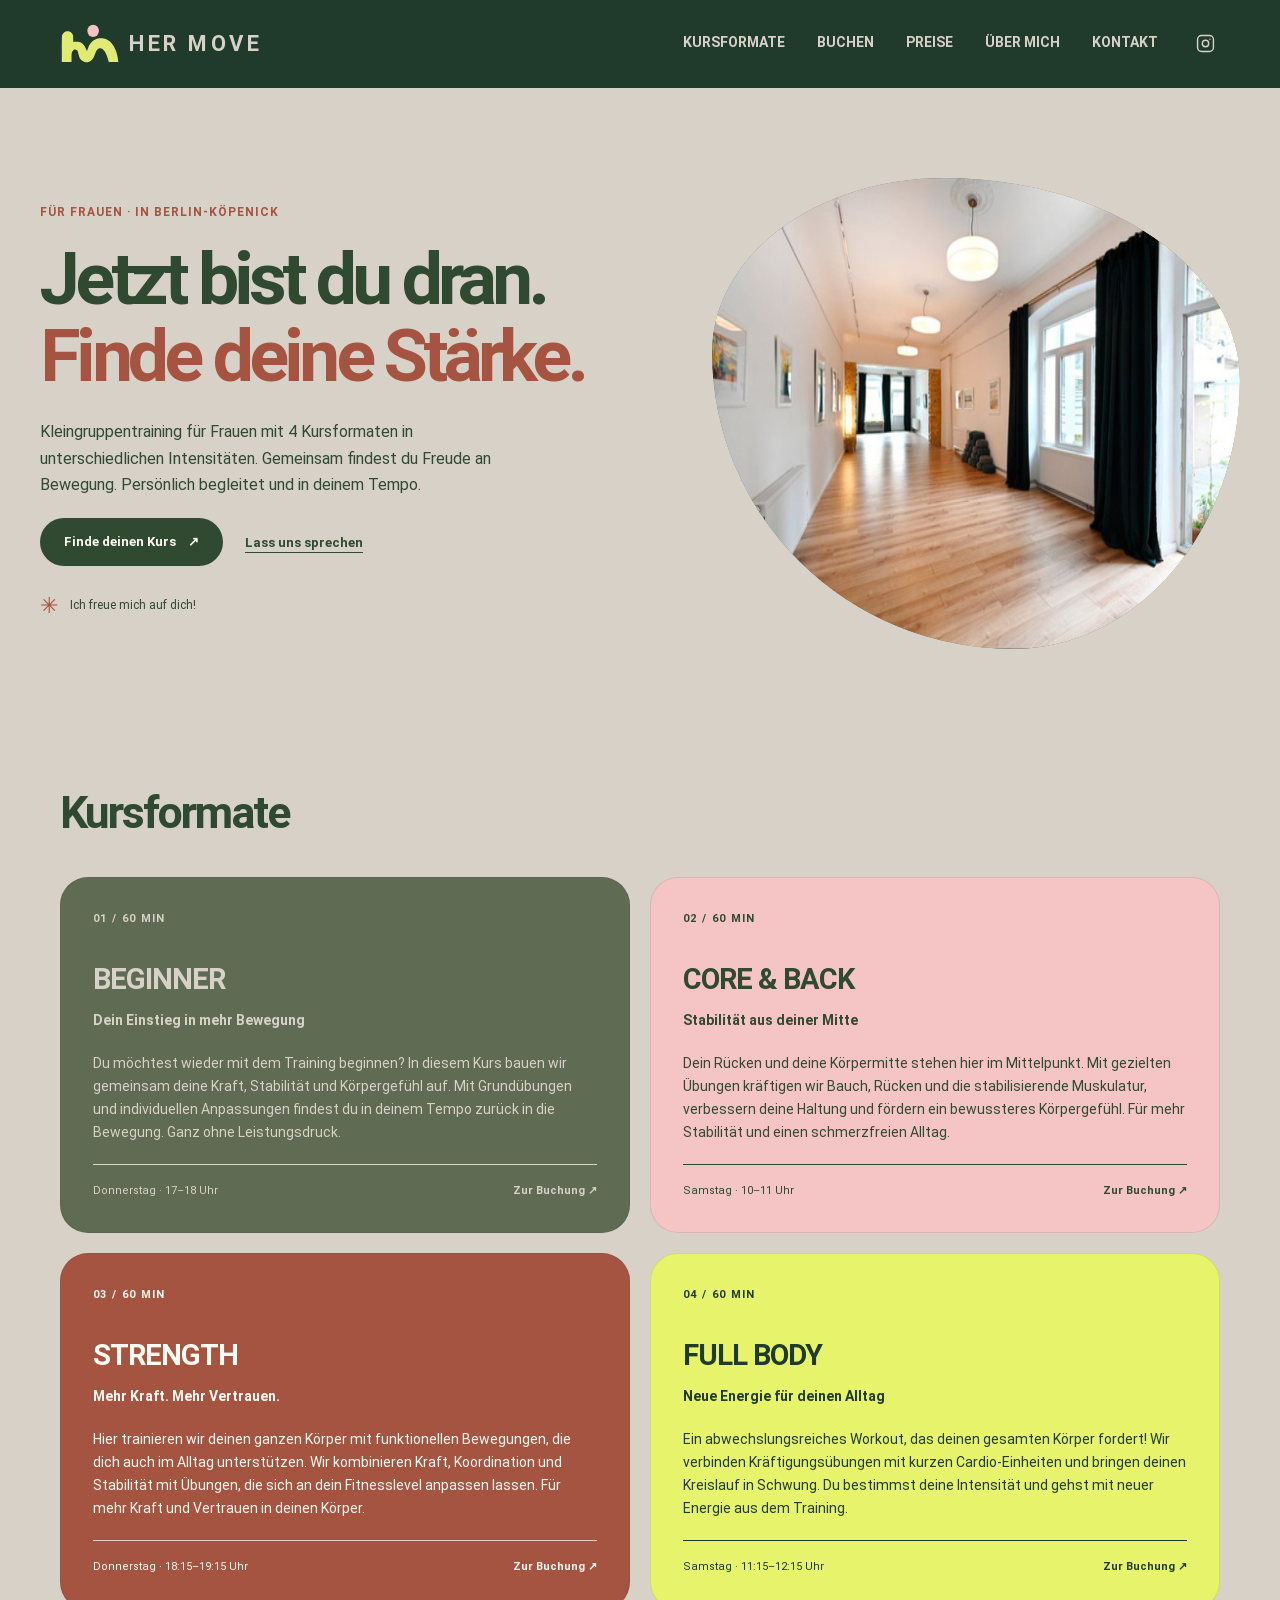
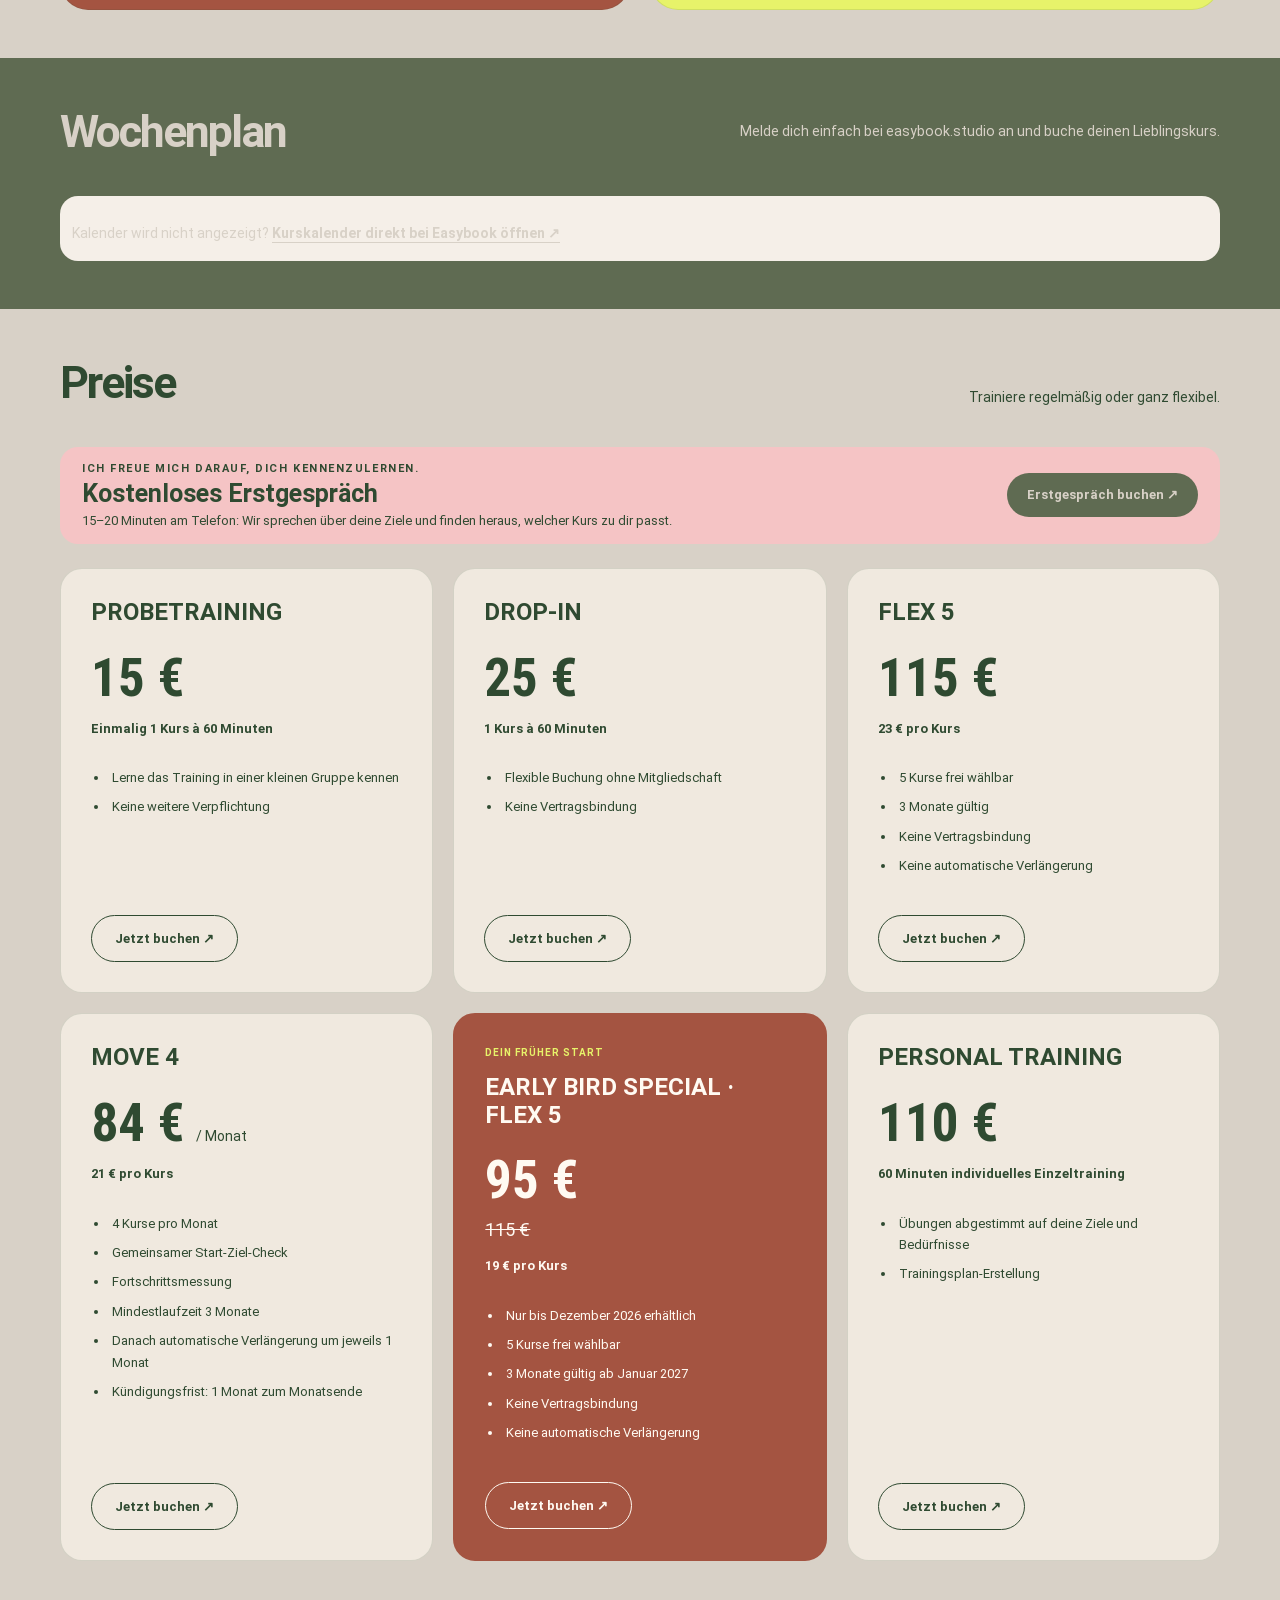
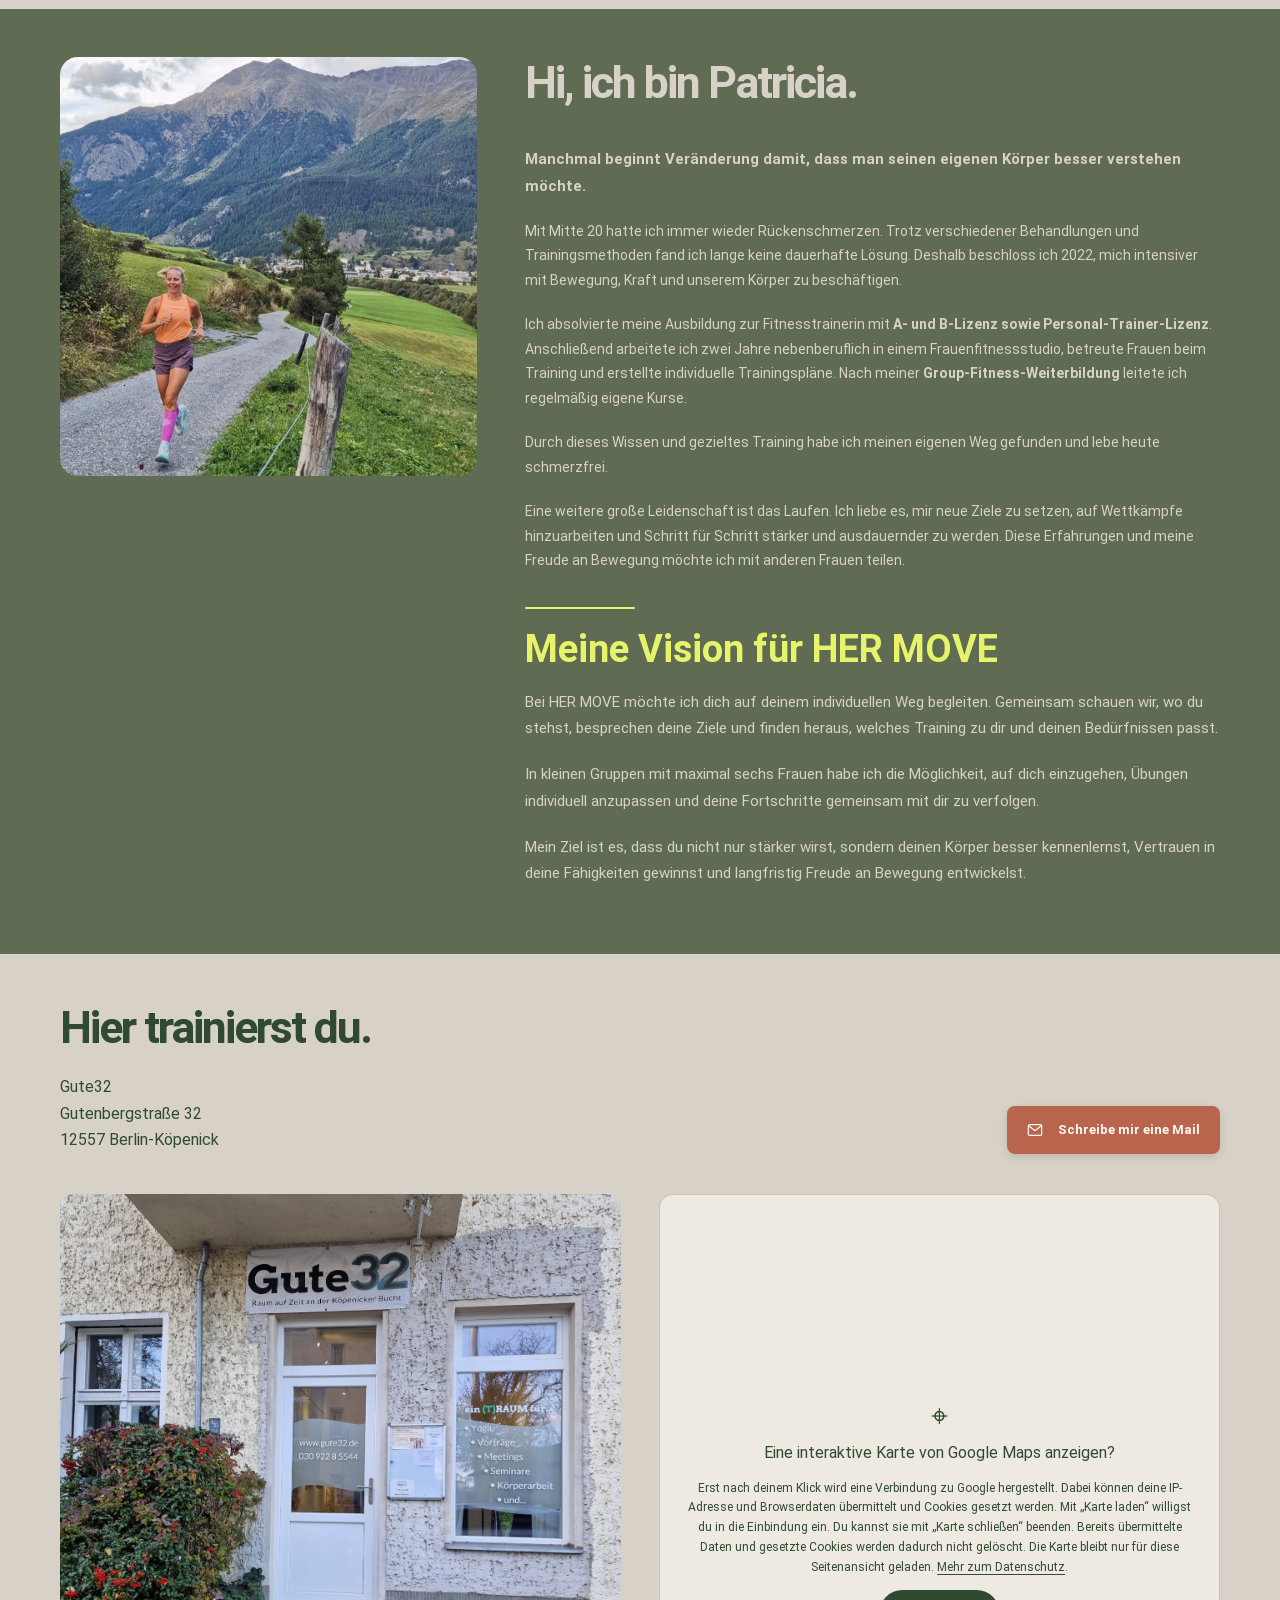
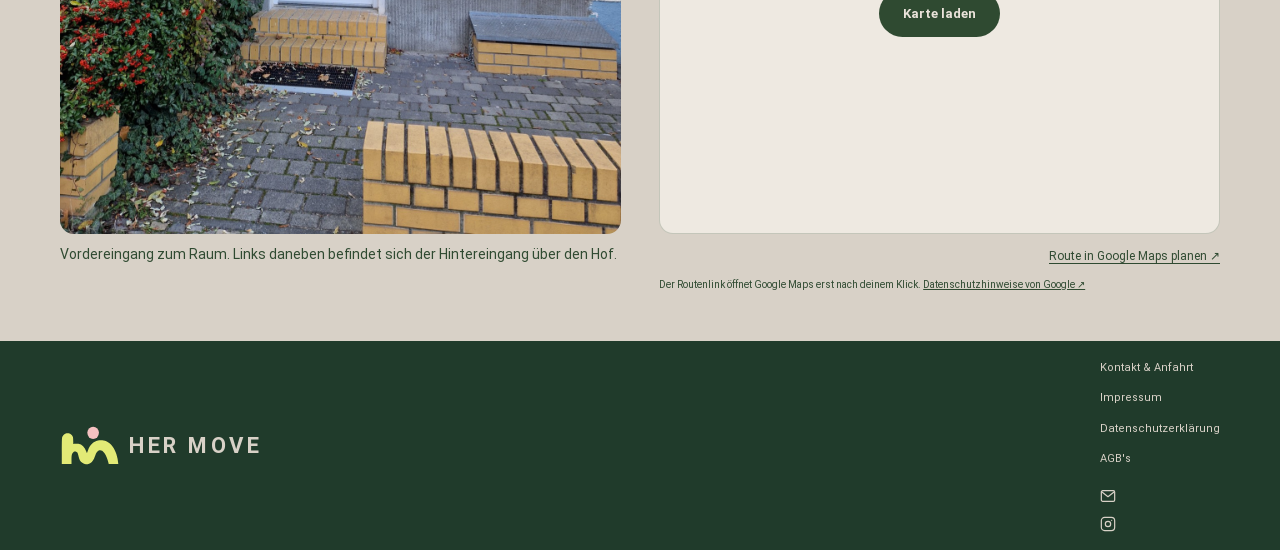
<file: public/index.html>
<!DOCTYPE html>

<html lang="de">
<head>
<link href="/assets/favicon.svg?v=3" rel="icon" type="image/svg+xml"/>
<meta charset="utf-8"/>
<meta content="width=device-width, initial-scale=1.0" name="viewport"/>
<meta content="HER MOVE: Kleingruppentraining für maximal sechs Frauen in Berlin-Köpenick. Beginner Workout, Strength, Core &amp; Back und Full Body mit Patricia." name="description"/>
<meta content="#203b2b" name="theme-color"/>
<title>HER MOVE | Kleingruppentraining für Frauen in Berlin-Köpenick</title>
<link href="styles.css?v=20261122-kontaktabstand40" rel="stylesheet">
<style>
/* Footer: Kontaktlinks einheitlich ausrichten */
.footer-links > a[href^="mailto:"] { text-decoration: none !important; display: inline-flex; align-items: center; gap: 6px; }
.footer-links > a[href^="mailto:"] svg { width: 16px; height: 16px; margin: 0 !important; vertical-align: middle !important; flex-shrink: 0; }
.footer-links > a.instagram-icon-link { display: inline-flex; align-items: center; align-self: flex-start; text-decoration: none !important; line-height: 1; }
.footer-links > a.instagram-icon-link svg { width: 16px; height: 16px; display: block; }
.contact-mail-link { text-decoration: none !important; }
</style>
</link><style>
/* HER MOVE: Instagram rechts in der Navigation; kleine Social-Icons im Footer */
.site-header .main-nav > a.instagram-icon-link {display:inline-flex!important;align-items:center;justify-content:center;flex-shrink:0;text-decoration:none!important;}
.site-header .main-nav > a.instagram-icon-link svg {width:19px;height:19px;display:block;}
.site-footer .footer-links .footer-social-icons {display:flex!important;flex-direction:column!important;align-items:flex-start!important;justify-content:center;gap:12px;flex-shrink:0;}
.site-footer .footer-links .footer-social-icons a {display:flex!important;align-items:center;justify-content:center;color:inherit;text-decoration:none!important;border:0!important;line-height:1;}
.site-footer .footer-social-icons svg {width:16px;height:16px;display:block;}
</style><style id="hermove-contact-mail-button">
/* Auffälliger E-Mail-Button rechts im Kontaktbereich */
.contact-section .contact-mail-link {
  display: flex !important; align-items: center; justify-content: center; gap: 9px;
  width: fit-content; margin: 16px 0 24px auto !important;
  padding: 13px 20px !important; border-radius: 8px !important;
  background: #b9654e !important; color: #fffaf3 !important;
  text-decoration: none !important; border: none !important;
  font-weight: 700 !important; box-shadow: 0 3px 9px rgba(0,0,0,.12);
}
.contact-section .contact-mail-link:hover, .contact-section .contact-mail-link:focus-visible {
  background: #a6533e !important; color: white !important;
}
.contact-section .contact-mail-link svg {flex: 0 0 auto;}
</style></head>
<body>
<a class="skip-link" href="#inhalt">Zum Inhalt</a>
<header class="site-header section-shell">
<a aria-label="HER MOVE Startseite" class="brand brand-original" href="#start"><span class="brand-icon"><img alt="" height="42" src="assets/her-move-logo-original.svg" width="58"/></span><span class="brand-wordmark">HER MOVE</span></a>
<button aria-controls="main-nav" aria-expanded="false" class="menu-toggle" type="button">Menü <span aria-hidden="true">☰</span></button>
<nav aria-label="Hauptnavigation" class="main-nav" id="main-nav">
<a href="#kurse">Kursformate</a><a href="#buchung">Buchen</a><a href="#preise">Preise</a><a href="#ueber-mich">Über mich</a><a href="#kontakt">KONTAKT</a>
<a aria-label="HER MOVE auf Instagram" class="instagram-icon-link" href="https://www.instagram.com/hermove_berlin/" rel="noopener noreferrer" target="_blank"><svg aria-hidden="true" fill="none" stroke="currentColor" stroke-linecap="round" stroke-linejoin="round" stroke-width="1.8" viewbox="0 0 24 24"><rect height="20" rx="5" width="20" x="2" y="2"></rect><circle cx="12" cy="12" r="4"></circle><path d="M17.5 6.5h.01"></path></svg></a></nav>
</header>
<main id="inhalt">
<section aria-label="HER MOVE – Training im Studio Gute32" class="hero section-shell hero-side-by-side" id="start">
<div class="hero-copy">
<p class="eyebrow hero-location">Für Frauen · In Berlin-Köpenick</p>
<h1>Jetzt bist du dran.<br/><span>Finde deine Stärke.</span></h1>
<p class="hero-lead">Kleingruppentraining für Frauen mit 4 Kursformaten in unterschiedlichen Intensitäten. Gemeinsam findest du Freude an Bewegung. Persönlich begleitet und in deinem Tempo.</p>
<div class="hero-actions"><a class="button button-dark" href="#buchung">Finde deinen Kurs <span aria-hidden="true">↗</span></a><a class="text-link" href="https://calendly.com/patricia-stiehr/20min" rel="noopener noreferrer" target="_blank">Lass uns sprechen</a></div>
<p class="hero-note"><span aria-hidden="true">✳</span> Ich freue mich auf dich!</p>
</div>
<div class="hero-visual">
<div class="studio-photo"><img alt="Heller Trainingsraum bei Gute32 in Berlin-Köpenick" fetchpriority="high" src="assets/studio.jpg"/></div>
</div>
</section>
<section class="courses-section" id="kurse">
<div class="section-shell">
<div class="section-heading"><h2>Kursformate</h2></div>
<div class="course-grid">
<article class="course-card lime"><span class="card-number">01 / 60 MIN</span><h3>BEGINNER</h3><p class="course-subtitle">Dein Einstieg in mehr Bewegung</p><p>Du möchtest wieder mit dem Training beginnen? In diesem Kurs bauen wir gemeinsam deine Kraft, Stabilität und Körpergefühl auf. Mit Grundübungen und individuellen Anpassungen findest du in deinem Tempo zurück in die Bewegung. Ganz ohne Leistungsdruck.</p><div class="card-meta"><span>Donnerstag · 17–18 Uhr</span><a aria-label="BEGINNER im Kursplan ansehen" href="#buchung">Zur Buchung ↗</a></div></article>
<article class="course-card pink"><span class="card-number">02 / 60 MIN</span><h3>CORE &amp; BACK</h3><p class="course-subtitle">Stabilität aus deiner Mitte</p><p>Dein Rücken und deine Körpermitte stehen hier im Mittelpunkt. Mit gezielten Übungen kräftigen wir Bauch, Rücken und die stabilisierende Muskulatur, verbessern deine Haltung und fördern ein bewussteres Körpergefühl. Für mehr Stabilität und einen schmerzfreien Alltag.</p><div class="card-meta"><span>Samstag · 10–11 Uhr</span><a aria-label="CORE &amp; BACK im Kursplan ansehen" href="#buchung">Zur Buchung ↗</a></div></article>
<article class="course-card beige"><span class="card-number">03 / 60 MIN</span><h3>STRENGTH</h3><p class="course-subtitle">Mehr Kraft. Mehr Vertrauen.</p><p>Hier trainieren wir deinen ganzen Körper mit funktionellen Bewegungen, die dich auch im Alltag unterstützen. Wir kombinieren Kraft, Koordination und Stabilität mit Übungen, die sich an dein Fitnesslevel anpassen lassen. Für mehr Kraft und Vertrauen in deinen Körper.</p><div class="card-meta"><span>Donnerstag · 18:15–19:15 Uhr</span><a aria-label="STRENGTH im Kursplan ansehen" href="#buchung">Zur Buchung ↗</a></div></article>
<article class="course-card sage"><span class="card-number">04 / 60 MIN</span><h3>FULL BODY</h3><p class="course-subtitle">Neue Energie für deinen Alltag</p><p>Ein abwechslungsreiches Workout, das deinen gesamten Körper fordert! Wir verbinden Kräftigungsübungen mit kurzen Cardio-Einheiten und bringen deinen Kreislauf in Schwung. Du bestimmst deine Intensität und gehst mit neuer Energie aus dem Training.</p><div class="card-meta"><span>Samstag · 11:15–12:15 Uhr</span><a aria-label="FULL BODY im Kursplan ansehen" href="#buchung">Zur Buchung ↗</a></div></article>
</div>
</div>
</section>
<section class="schedule-section" id="buchung"><div class="section-shell">
<div class="section-heading weekly-heading"><h2>Wochenplan</h2><p class="heading-copy">Melde dich einfach bei easybook.studio an und buche deinen Lieblingskurs.</p></div>
<div class="booking-layout"><div class="booking-calendar-column"><div aria-label="HER MOVE Kurskalender" class="easybook-calendar">
<div data-easybook-widget="" data-tenant="84ee2035-050e-4671-acd5-583b85d3bdba" data-view="list"></div><p class="booking-direct-link">Kalender wird nicht angezeigt? <a href="https://easybook.studio/widget/84ee2035-050e-4671-acd5-583b85d3bdba" rel="noopener noreferrer" target="_blank">Kurskalender direkt bei Easybook öffnen ↗</a></p>
</div>
</div>
</div>
</div></section>
<section class="prices-section" id="preise">
<div class="section-shell">
<div class="section-heading"><h2>Preise</h2><p class="heading-copy">Trainiere regelmäßig oder ganz flexibel.</p></div>
<aside class="consultation" id="erstgespraech"><div><p class="eyebrow">Ich freue mich darauf, dich kennenzulernen.</p><h3>Kostenloses Erstgespräch</h3><p>15–20 Minuten am Telefon: Wir sprechen über deine Ziele und finden heraus, welcher Kurs zu dir passt.</p></div><div class="consultation-actions"><a class="button button-dark" href="https://calendly.com/patricia-stiehr/20min" rel="noopener noreferrer" target="_blank">Erstgespräch buchen ↗</a></div></aside>
<div class="price-grid">
<article class="price-card"><h3>PROBETRAINING</h3><p class="price">15 € <span></span></p><p class="price-subtitle">Einmalig 1 Kurs à 60 Minuten</p><ul><li>Lerne das Training in einer kleinen Gruppe kennen</li><li>Keine weitere Verpflichtung</li></ul><a class="button button-outline price-book-link" href="https://easybook.studio/widget/84ee2035-050e-4671-acd5-583b85d3bdba?view=products" rel="noopener noreferrer" target="_blank">Jetzt buchen ↗</a></article><article class="price-card"><h3>DROP-IN</h3><p class="price">25 € <span></span></p><p class="price-subtitle">1 Kurs à 60 Minuten</p><ul><li>Flexible Buchung ohne Mitgliedschaft</li><li>Keine Vertragsbindung</li></ul><a class="button button-outline price-book-link" href="https://easybook.studio/widget/84ee2035-050e-4671-acd5-583b85d3bdba?view=products" rel="noopener noreferrer" target="_blank">Jetzt buchen ↗</a></article><article class="price-card"><h3>FLEX 5</h3><p class="price">115 € <span></span></p><p class="price-subtitle">23 € pro Kurs</p><ul><li>5 Kurse frei wählbar</li><li>3 Monate gültig</li><li>Keine Vertragsbindung</li><li>Keine automatische Verlängerung</li></ul><a class="button button-outline price-book-link" href="https://easybook.studio/widget/84ee2035-050e-4671-acd5-583b85d3bdba?view=products" rel="noopener noreferrer" target="_blank">Jetzt buchen ↗</a></article><article class="price-card membership"><h3>MOVE 4</h3><p class="price">84 € <span>/ Monat</span></p><p class="price-subtitle">21 € pro Kurs</p><ul><li>4 Kurse pro Monat</li><li>Gemeinsamer Start-Ziel-Check</li><li>Fortschrittsmessung</li><li>Mindestlaufzeit 3 Monate</li><li>Danach automatische Verlängerung um jeweils 1 Monat</li><li>Kündigungsfrist: 1 Monat zum Monatsende</li></ul><a class="button button-outline price-book-link" href="https://easybook.studio/widget/84ee2035-050e-4671-acd5-583b85d3bdba?view=products" rel="noopener noreferrer" target="_blank">Jetzt buchen ↗</a></article><article class="price-card early-bird"><p class="offer-badge">DEIN FRÜHER START</p><h3>EARLY BIRD SPECIAL · FLEX 5</h3><p class="price">95 € <span></span></p><p class="old-price"><span class="sr-only">Regulärer Preis: </span><s>115 €</s></p><p class="price-subtitle">19 € pro Kurs</p><ul><li>Nur bis Dezember 2026 erhältlich</li><li>5 Kurse frei wählbar</li><li>3 Monate gültig ab Januar 2027</li><li>Keine Vertragsbindung</li><li>Keine automatische Verlängerung</li></ul><a class="button button-outline price-book-link" href="https://easybook.studio/widget/84ee2035-050e-4671-acd5-583b85d3bdba?view=products" rel="noopener noreferrer" target="_blank">Jetzt buchen ↗</a></article><article class="price-card"><h3>PERSONAL TRAINING</h3><p class="price">110 € <span></span></p><p class="price-subtitle">60 Minuten individuelles Einzeltraining</p><ul><li>Übungen abgestimmt auf deine Ziele und Bedürfnisse</li><li>Trainingsplan-Erstellung</li></ul><a class="button button-outline price-book-link" href="https://easybook.studio/widget/84ee2035-050e-4671-acd5-583b85d3bdba?view=products" rel="noopener noreferrer" target="_blank">Jetzt buchen ↗</a></article> </div>
</div>
</section>
<section class="about-section" id="ueber-mich"><div class="section-shell">
<div class="about-grid"><figure class="about-portrait"><img alt="Patricia beim Laufen in den Bergen" height="578" loading="lazy" src="assets/patricia.jpg" width="576"/></figure><div class="about-copy"><h2>Hi, ich bin Patricia.</h2><p class="about-lead">Manchmal beginnt Veränderung damit, dass man seinen eigenen Körper besser verstehen möchte.</p><p>Mit Mitte 20 hatte ich immer wieder Rückenschmerzen. Trotz verschiedener Behandlungen und Trainingsmethoden fand ich lange keine dauerhafte Lösung. Deshalb beschloss ich 2022, mich intensiver mit Bewegung, Kraft und unserem Körper zu beschäftigen.</p><p>Ich absolvierte meine Ausbildung zur Fitnesstrainerin mit <strong>A- und B-Lizenz sowie Personal-Trainer-Lizenz</strong>. Anschließend arbeitete ich zwei Jahre nebenberuflich in einem Frauenfitnessstudio, betreute Frauen beim Training und erstellte individuelle Trainingspläne. Nach meiner <strong>Group-Fitness-Weiterbildung</strong> leitete ich regelmäßig eigene Kurse.</p><p>Durch dieses Wissen und gezieltes Training habe ich meinen eigenen Weg gefunden und lebe heute schmerzfrei.</p><p>Eine weitere große Leidenschaft ist das Laufen. Ich liebe es, mir neue Ziele zu setzen, auf Wettkämpfe hinzuarbeiten und Schritt für Schritt stärker und ausdauernder zu werden. Diese Erfahrungen und meine Freude an Bewegung möchte ich mit anderen Frauen teilen.</p><div class="vision-inline"><h3 class="vision-heading">Meine Vision für HER MOVE</h3><p>Bei HER MOVE möchte ich dich auf deinem individuellen Weg begleiten. Gemeinsam schauen wir, wo du stehst, besprechen deine Ziele und finden heraus, welches Training zu dir und deinen Bedürfnissen passt.</p><p>In kleinen Gruppen mit maximal sechs Frauen habe ich die Möglichkeit, auf dich einzugehen, Übungen individuell anzupassen und deine Fortschritte gemeinsam mit dir zu verfolgen.</p><p>Mein Ziel ist es, dass du nicht nur stärker wirst, sondern deinen Körper besser kennenlernst, Vertrauen in deine Fähigkeiten gewinnst und langfristig Freude an Bewegung entwickelst.</p></div></div></div>
</div></section>
<section class="contact-section" id="kontakt"><div class="section-shell location-content"><h2>Hier trainierst du.</h2><address class="location-address">Gute32<br/>Gutenbergstraße 32<br/>12557 Berlin-Köpenick</address><a class="contact-mail-link" href="mailto:her-move@gmx.de?subject=Anfrage%20an%20HER%20MOVE"><svg aria-hidden="true" fill="none" height="16" stroke="currentColor" stroke-linecap="round" stroke-linejoin="round" stroke-width="1.8" style="display:inline-block;vertical-align:-3px;margin-right:6px" viewbox="0 0 24 24" width="16"><rect height="16" rx="2" width="20" x="2" y="4"></rect><path d="m3 6 9 7 9-7"></path></svg>Schreibe mir eine Mail</a><div class="location-layout location-layout-portrait"><div class="location-left"><figure class="entrance-photo"><img alt="Eingang zum Trainingsraum Gute32, Gutenbergstraße 32 in Berlin-Köpenick" height="1536" loading="lazy" src="assets/HER_MOVE_eingang-gute32.jpg" width="1345"/><figcaption>Vordereingang zum Raum. Links daneben befindet sich der Hintereingang über den Hof.</figcaption></figure></div><div class="location-map"><div class="map-panel" data-map-url="https://maps.google.com/maps?q=Gutenbergstra%C3%9Fe%2032%2C%2012557%20Berlin&amp;z=16&amp;output=embed" id="studio-map">
<div class="map-placeholder">
<span aria-hidden="true" class="map-pin">⌖</span>
<p>Eine interaktive Karte von Google Maps anzeigen?</p>
<p class="map-privacy">Erst nach deinem Klick wird eine Verbindung zu Google hergestellt. Dabei können deine IP-Adresse und Browserdaten übermittelt und Cookies gesetzt werden. Mit „Karte laden“ willigst du in die Einbindung ein. Du kannst sie mit „Karte schließen“ beenden. Bereits übermittelte Daten und gesetzte Cookies werden dadurch nicht gelöscht. Die Karte bleibt nur für diese Seitenansicht geladen. <a href="datenschutz.html#karte">Mehr zum Datenschutz</a>.</p>
<button class="button button-dark map-load" type="button">Karte laden</button>
</div>
</div><div class="map-actions"><button class="map-close" hidden="" type="button">Karte schließen</button><a href="https://www.google.com/maps/dir/?api=1&amp;destination=Gutenbergstra%C3%9Fe%2032%2C%2012557%20Berlin" rel="noopener noreferrer" target="_blank">Route in Google Maps planen ↗</a></div><p class="map-credit">Der Routenlink öffnet Google Maps erst nach deinem Klick. <a href="https://policies.google.com/privacy?hl=de" rel="noopener noreferrer" target="_blank">Datenschutzhinweise von Google ↗</a></p></div></div></div></section>
</main>
<footer class="site-footer">
<div class="section-shell footer-inner">
<a class="brand brand-original" href="index.html#start"><span class="brand-icon"><img alt="" height="42" src="assets/her-move-logo-original.svg" width="58"/></span><span class="brand-wordmark">HER MOVE</span></a>

<nav aria-label="Rechtliches und Kontakt" class="footer-links">
<a href="index.html#kontakt">Kontakt &amp; Anfahrt</a>
<a href="impressum.html">Impressum</a>
<a href="datenschutz.html">Datenschutzerklärung</a><a href="agb.html">AGB's</a>
<div aria-label="Kontakt und Instagram" class="footer-social-icons" style="display:flex!important;flex-direction:column!important;align-items:flex-start!important;gap:12px!important;width:max-content!important;margin-top:8px!important;"><a aria-label="Schreibe mir eine Mail" href="mailto:her-move@gmx.de" title="Schreibe mir eine Mail"><svg aria-hidden="true" fill="none" stroke="currentColor" stroke-linecap="round" stroke-linejoin="round" stroke-width="1.8" viewbox="0 0 24 24"><rect height="16" rx="2" width="20" x="2" y="4"></rect><path d="m3 6 9 7 9-7"></path></svg></a><a aria-label="HER MOVE auf Instagram" href="https://www.instagram.com/hermove_berlin/" rel="noopener noreferrer" target="_blank" title="HER MOVE auf Instagram"><svg aria-hidden="true" fill="none" stroke="currentColor" stroke-linecap="round" stroke-linejoin="round" stroke-width="1.8" viewbox="0 0 24 24"><rect height="20" rx="5" width="20" x="2" y="2"></rect><circle cx="12" cy="12" r="4"></circle><path d="M17.5 6.5h.01"></path></svg></a></div></nav>
</div>
</footer>
<dialog aria-describedby="demo-description" aria-labelledby="demo-title" id="demo-dialog"><button aria-label="Dialog schließen" class="dialog-close" type="button">✕</button><p class="eyebrow">HER MOVE · Vorschau</p><h2 id="demo-title">Bald geht’s los.</h2><p id="demo-description"></p><p>Hier wurde nichts gebucht, versendet oder bezahlt.</p><form method="dialog"><button class="button button-dark">Verstanden</button></form></dialog>
<script async="" src="https://easybook.studio/widget.js"></script>
<script src="script.js"></script>
</body>
</html>
</file>
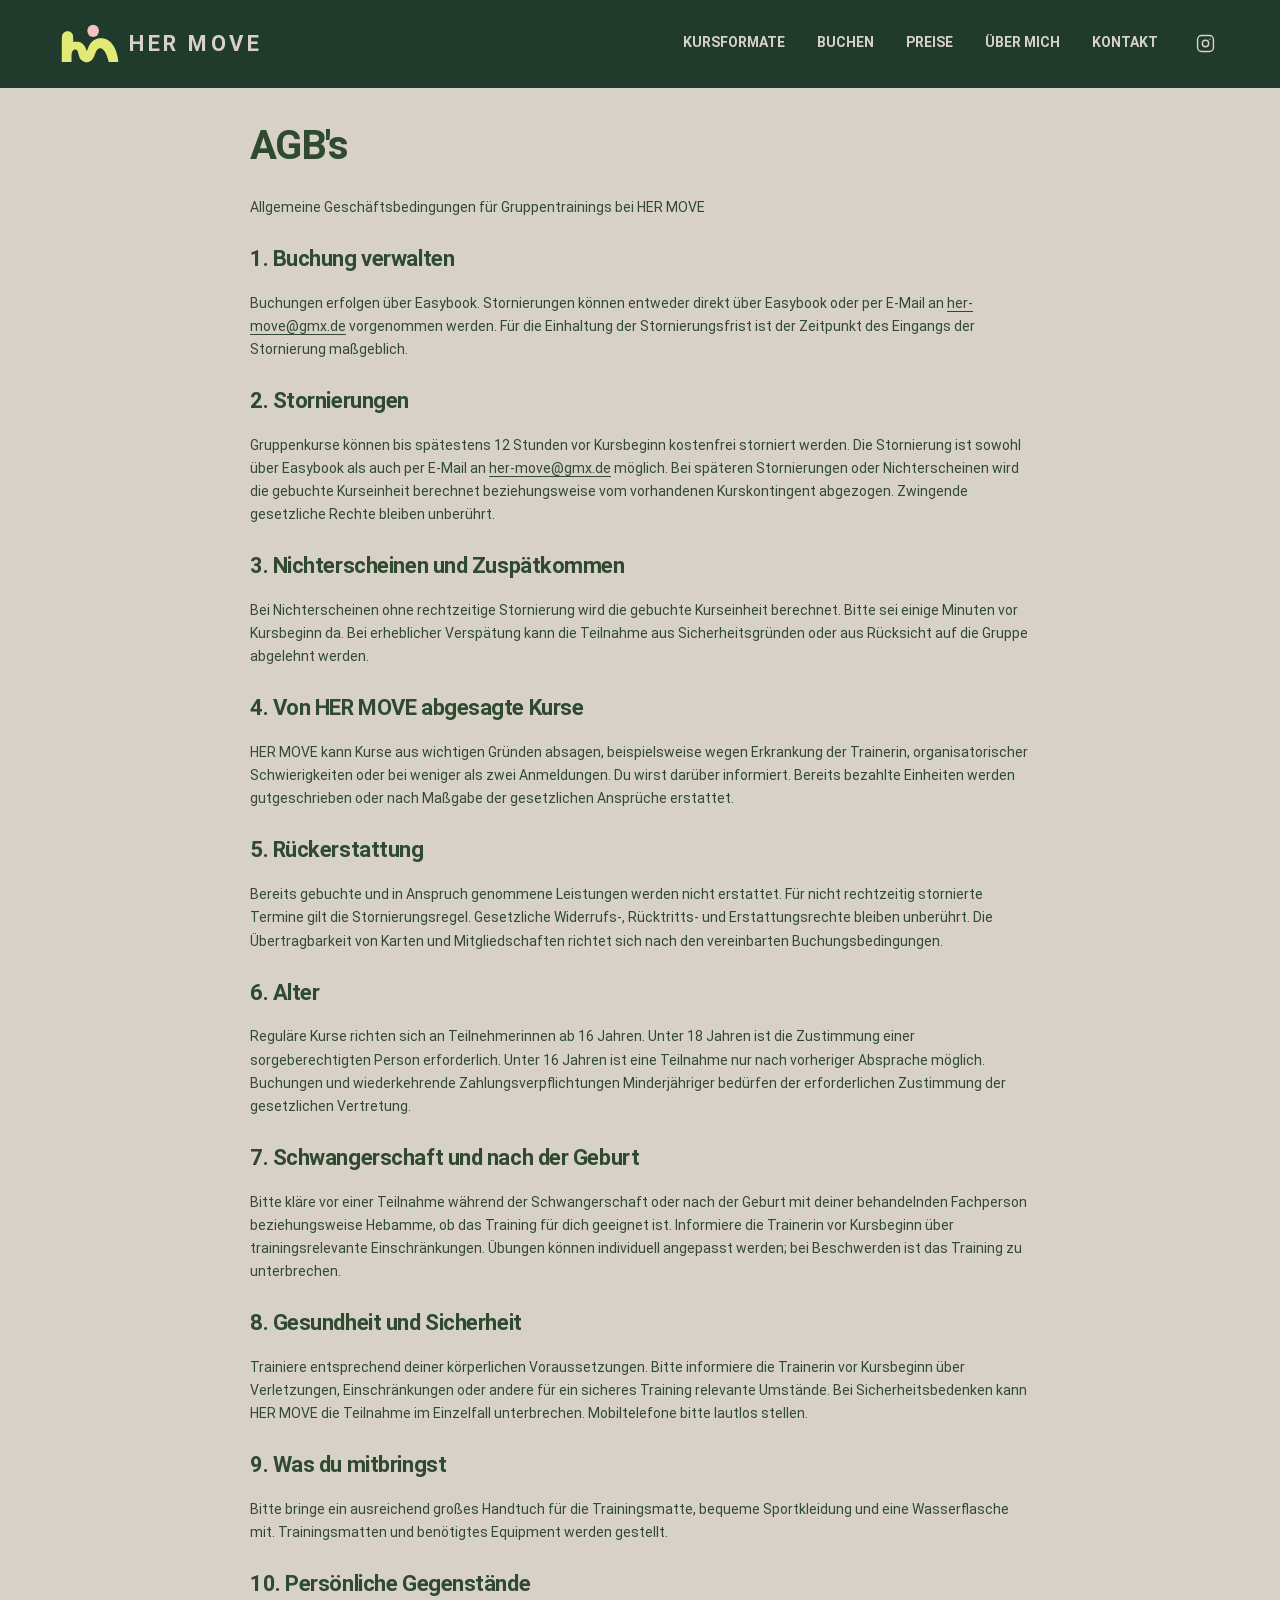
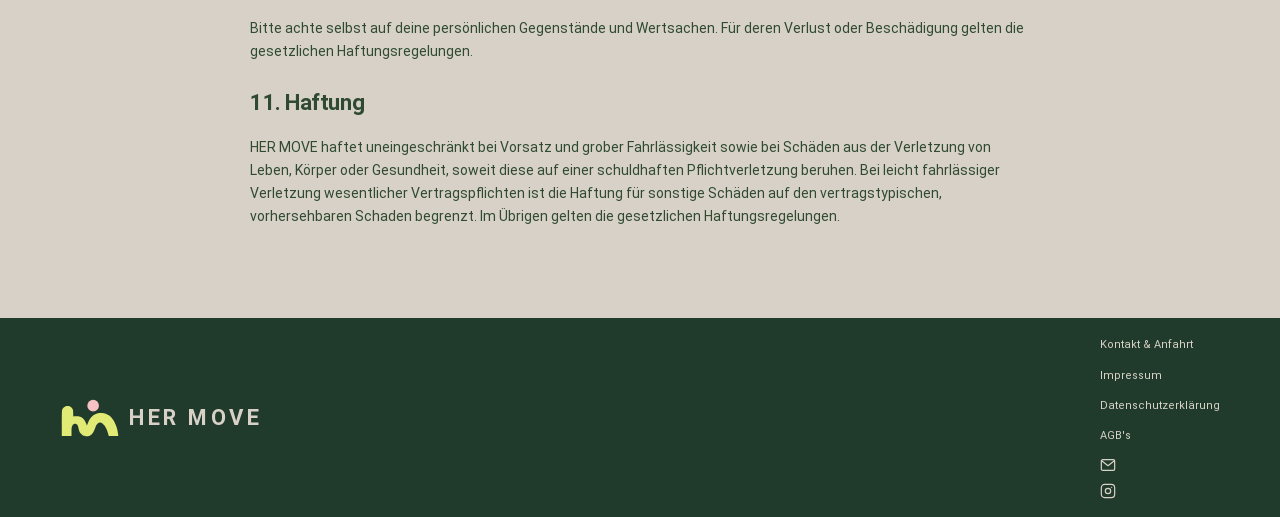
<file: public/agb.html>
<!DOCTYPE html>

<html lang="de"><head>
<meta charset="utf-8"/><meta content="width=device-width,initial-scale=1" name="viewport"/><meta content="#203b2b" name="theme-color"/>
<link href="/assets/favicon.svg?v=3" rel="icon" type="image/svg+xml"/>
<title>AGB's | HER MOVE</title><link href="styles.css?v=20261121-logo-farben-final" rel="stylesheet"/>
<style>
/* Nur für die AGB-Seite: kompaktere Typografie */
.legal-content {font-size:14px;line-height:1.65;}
.legal-content h1 {font-size:clamp(30px,4vw,40px);line-height:1.15;}
.legal-content h2 {font-size:clamp(18px,2.4vw,22px);line-height:1.3;margin-top:26px;}
.legal-content p {font-size:14px;line-height:1.65;}
.site-footer .footer-links a {text-decoration:none!important;border-bottom:none!important;}
.header-social-links{display:flex;align-items:center;justify-content:center;gap:14px;margin-inline:auto;}
.header-social-links a{display:inline-flex;align-items:center;justify-content:center;width:24px;height:24px;color:inherit;text-decoration:none!important;}
.header-social-links svg{display:block;width:19px;height:19px;}
@media(max-width:600px){.legal-content {padding-block:25px 48px;}.legal-content h2{margin-top:22px;}.header-social-links{gap:10px;}}
</style><style>
/* HER MOVE: Instagram rechts in der Navigation; kleine Social-Icons im Footer */
.site-header .main-nav > a.instagram-icon-link {display:inline-flex!important;align-items:center;justify-content:center;flex-shrink:0;text-decoration:none!important;}
.site-header .main-nav > a.instagram-icon-link svg {width:19px;height:19px;display:block;}
.site-footer .footer-social-icons {display:flex;flex-direction:column;align-items:flex-start;justify-content:center;gap:10px;flex-shrink:0;}
.site-footer .footer-social-icons a {display:inline-flex;align-items:center;justify-content:center;color:inherit;text-decoration:none!important;border:0!important;line-height:1;}
.site-footer .footer-social-icons svg {width:16px;height:16px;display:block;}
</style></head><body><a class="skip-link" href="#inhalt">Zum Inhalt</a><header class="site-header section-shell">
<a aria-label="HER MOVE Startseite" class="brand brand-original" href="index.html#start"><span class="brand-icon"><img alt="" height="42" src="assets/her-move-logo-original.svg" width="58"/></span><span class="brand-wordmark">HER MOVE</span></a>
<button aria-controls="main-nav" aria-expanded="false" class="menu-toggle" type="button">Menü <span aria-hidden="true">☰</span></button>
<nav aria-label="Hauptnavigation" class="main-nav" id="main-nav"><a href="index.html#kurse">Kursformate</a><a href="index.html#buchung">Buchen</a><a href="index.html#preise">Preise</a><a href="index.html#ueber-mich">Über mich</a><a href="index.html#kontakt">KONTAKT</a><a aria-label="HER MOVE auf Instagram" class="instagram-icon-link" href="https://www.instagram.com/hermove_berlin/" rel="noopener noreferrer" target="_blank"><svg aria-hidden="true" fill="none" stroke="currentColor" stroke-linecap="round" stroke-linejoin="round" stroke-width="1.8" viewbox="0 0 24 24"><rect height="20" rx="5" width="20" x="2" y="2"></rect><circle cx="12" cy="12" r="4"></circle><path d="M17.5 6.5h.01"></path></svg></a></nav>
</header><main class="legal-content section-shell" id="inhalt"><h1>AGB's</h1><p>Allgemeine Geschäftsbedingungen für Gruppentrainings bei HER MOVE</p>
<h2>1. Buchung verwalten</h2><p>Buchungen erfolgen über Easybook. Stornierungen können entweder direkt über Easybook oder per E-Mail an <a href="mailto:her-move@gmx.de">her-move@gmx.de</a> vorgenommen werden. Für die Einhaltung der Stornierungsfrist ist der Zeitpunkt des Eingangs der Stornierung maßgeblich.</p>
<h2>2. Stornierungen</h2><p>Gruppenkurse können bis spätestens 12 Stunden vor Kursbeginn kostenfrei storniert werden. Die Stornierung ist sowohl über Easybook als auch per E-Mail an <a href="mailto:her-move@gmx.de">her-move@gmx.de</a> möglich. Bei späteren Stornierungen oder Nichterscheinen wird die gebuchte Kurseinheit berechnet beziehungsweise vom vorhandenen Kurskontingent abgezogen. Zwingende gesetzliche Rechte bleiben unberührt.</p>
<h2>3. Nichterscheinen und Zuspätkommen</h2><p>Bei Nichterscheinen ohne rechtzeitige Stornierung wird die gebuchte Kurseinheit berechnet. Bitte sei einige Minuten vor Kursbeginn da. Bei erheblicher Verspätung kann die Teilnahme aus Sicherheitsgründen oder aus Rücksicht auf die Gruppe abgelehnt werden.</p>
<h2>4. Von HER MOVE abgesagte Kurse</h2><p>HER MOVE kann Kurse aus wichtigen Gründen absagen, beispielsweise wegen Erkrankung der Trainerin, organisatorischer Schwierigkeiten oder bei weniger als zwei Anmeldungen. Du wirst darüber informiert. Bereits bezahlte Einheiten werden gutgeschrieben oder nach Maßgabe der gesetzlichen Ansprüche erstattet.</p>
<h2>5. Rückerstattung</h2><p>Bereits gebuchte und in Anspruch genommene Leistungen werden nicht erstattet. Für nicht rechtzeitig stornierte Termine gilt die Stornierungsregel. Gesetzliche Widerrufs-, Rücktritts- und Erstattungsrechte bleiben unberührt. Die Übertragbarkeit von Karten und Mitgliedschaften richtet sich nach den vereinbarten Buchungsbedingungen.</p>
<h2>6. Alter</h2><p>Reguläre Kurse richten sich an Teilnehmerinnen ab 16 Jahren. Unter 18 Jahren ist die Zustimmung einer sorgeberechtigten Person erforderlich. Unter 16 Jahren ist eine Teilnahme nur nach vorheriger Absprache möglich. Buchungen und wiederkehrende Zahlungsverpflichtungen Minderjähriger bedürfen der erforderlichen Zustimmung der gesetzlichen Vertretung.</p>
<h2>7. Schwangerschaft und nach der Geburt</h2><p>Bitte kläre vor einer Teilnahme während der Schwangerschaft oder nach der Geburt mit deiner behandelnden Fachperson beziehungsweise Hebamme, ob das Training für dich geeignet ist. Informiere die Trainerin vor Kursbeginn über trainingsrelevante Einschränkungen. Übungen können individuell angepasst werden; bei Beschwerden ist das Training zu unterbrechen.</p>
<h2>8. Gesundheit und Sicherheit</h2><p>Trainiere entsprechend deiner körperlichen Voraussetzungen. Bitte informiere die Trainerin vor Kursbeginn über Verletzungen, Einschränkungen oder andere für ein sicheres Training relevante Umstände. Bei Sicherheitsbedenken kann HER MOVE die Teilnahme im Einzelfall unterbrechen. Mobiltelefone bitte lautlos stellen.</p>
<h2>9. Was du mitbringst</h2><p>Bitte bringe ein ausreichend großes Handtuch für die Trainingsmatte, bequeme Sportkleidung und eine Wasserflasche mit. Trainingsmatten und benötigtes Equipment werden gestellt.</p>
<h2>10. Persönliche Gegenstände</h2><p>Bitte achte selbst auf deine persönlichen Gegenstände und Wertsachen. Für deren Verlust oder Beschädigung gelten die gesetzlichen Haftungsregelungen.</p>
<h2>11. Haftung</h2><p>HER MOVE haftet uneingeschränkt bei Vorsatz und grober Fahrlässigkeit sowie bei Schäden aus der Verletzung von Leben, Körper oder Gesundheit, soweit diese auf einer schuldhaften Pflichtverletzung beruhen. Bei leicht fahrlässiger Verletzung wesentlicher Vertragspflichten ist die Haftung für sonstige Schäden auf den vertragstypischen, vorhersehbaren Schaden begrenzt. Im Übrigen gelten die gesetzlichen Haftungsregelungen.</p>
</main><footer class="site-footer"><div class="section-shell footer-inner"><a class="brand brand-original" href="index.html#start"><span class="brand-icon"><img alt="" height="42" src="assets/her-move-logo-original.svg" width="58"/></span><span class="brand-wordmark">HER MOVE</span></a><nav aria-label="Rechtliches und Kontakt" class="footer-links"><a href="index.html#kontakt">Kontakt &amp; Anfahrt</a><a href="impressum.html">Impressum</a><a href="datenschutz.html">Datenschutzerklärung</a><a href="agb.html">AGB's</a><span aria-label="Kontakt und Instagram" class="footer-social-icons"><a aria-label="Schreibe mir eine Mail" href="mailto:her-move@gmx.de" title="Schreibe mir eine Mail"><svg aria-hidden="true" fill="none" stroke="currentColor" stroke-linecap="round" stroke-linejoin="round" stroke-width="1.8" viewbox="0 0 24 24"><rect height="16" rx="2" width="20" x="2" y="4"></rect><path d="m3 6 9 7 9-7"></path></svg></a><a aria-label="HER MOVE auf Instagram" href="https://www.instagram.com/hermove_berlin/" rel="noopener noreferrer" target="_blank" title="HER MOVE auf Instagram"><svg aria-hidden="true" fill="none" stroke="currentColor" stroke-linecap="round" stroke-linejoin="round" stroke-width="1.8" viewbox="0 0 24 24"><rect height="20" rx="5" width="20" x="2" y="2"></rect><circle cx="12" cy="12" r="4"></circle><path d="M17.5 6.5h.01"></path></svg></a></span></nav></div></footer><script src="script.js"></script></body></html>
</file>
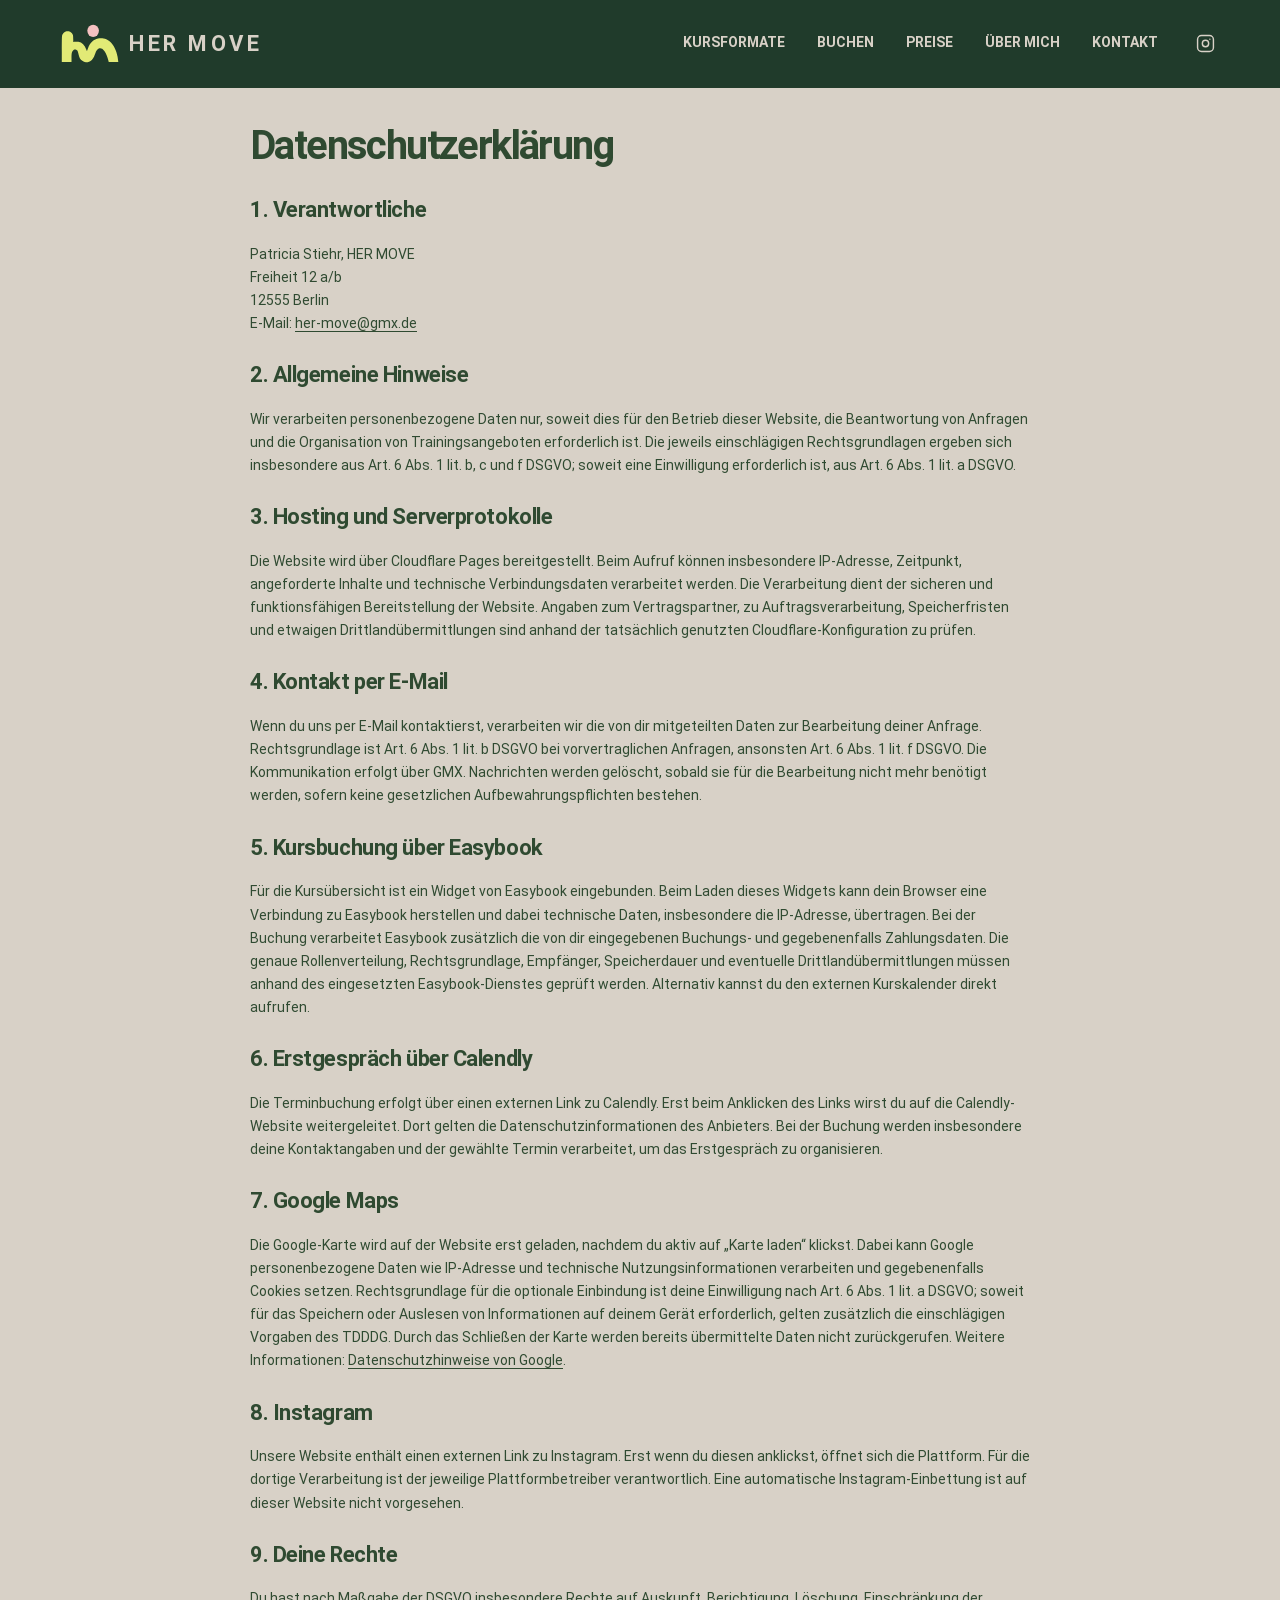
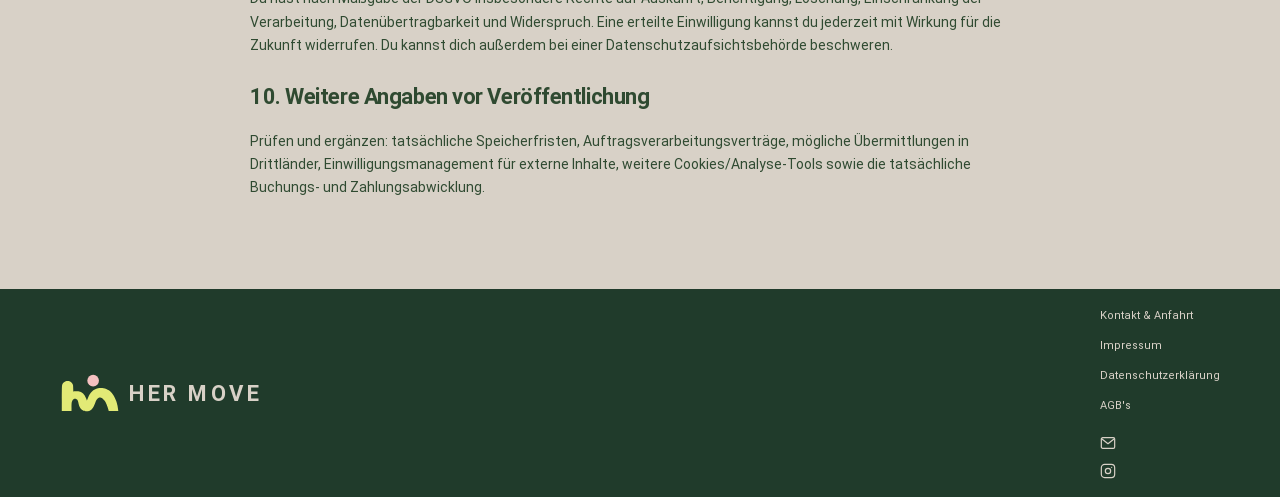
<file: public/datenschutz.html>
<!DOCTYPE html>

<html lang="de"><head><link href="/assets/favicon.svg?v=2" rel="icon" type="image/svg+xml"/>
<meta charset="utf-8"/><meta content="width=device-width,initial-scale=1" name="viewport"/><meta content="#203b2b" name="theme-color"/><title>Datenschutzerklärung | HER MOVE</title><link href="styles.css?v=20261122-korrektur3" rel="stylesheet"/><style>/* Einheitliche Schriftgroessen wie auf der AGB-Seite */
.legal-content {font-size:14px;line-height:1.65;}
.legal-content h1 {font-size:clamp(30px,4vw,40px);line-height:1.15;}
.legal-content h2 {font-size:clamp(18px,2.4vw,22px);line-height:1.3;margin-top:26px;}
.legal-content p {font-size:14px;line-height:1.65;}
.site-footer .footer-links a {text-decoration:none!important;border-bottom:none!important;}
.site-header .instagram-icon-link,.site-footer .instagram-icon-link {display:inline-flex!important;visibility:visible!important;opacity:1!important;align-items:center;justify-content:center;}
.site-header .instagram-icon-link svg,.site-footer .instagram-icon-link svg {display:block;width:19px;height:19px;}
@media(max-width:600px){.legal-content {padding-block:25px 48px;}.legal-content h2{margin-top:22px;}}

/* Header-Kontaktsymbole passend zur Startseite */
.site-header .header-social-links { display:flex; align-items:center; justify-content:center; gap:17px; flex:1 1 auto; min-width:70px; }
.site-header .header-social-links a { display:inline-flex; align-items:center; justify-content:center; width:30px; height:30px; color:inherit; text-decoration:none; border:0; flex-shrink:0; }
.site-header .header-social-links svg { width:19px; height:19px; display:block; }
@media(max-width:600px){.site-header .header-social-links {gap:8px}.site-header .header-social-links a{width:28px;height:28px}}
</style><style>
/* HER MOVE: Instagram rechts in der Navigation; kleine Social-Icons im Footer */
.site-header .main-nav > a.instagram-icon-link {display:inline-flex!important;align-items:center;justify-content:center;flex-shrink:0;text-decoration:none!important;}
.site-header .main-nav > a.instagram-icon-link svg {width:19px;height:19px;display:block;}
.site-footer .footer-links .footer-social-icons {display:flex!important;flex-direction:column!important;align-items:flex-start!important;justify-content:center;gap:12px;flex-shrink:0;}
.site-footer .footer-links .footer-social-icons a {display:flex!important;align-items:center;justify-content:center;color:inherit;text-decoration:none!important;border:0!important;line-height:1;}
.site-footer .footer-social-icons svg {width:16px;height:16px;display:block;}
</style></head><body><a class="skip-link" href="#inhalt">Zum Inhalt</a><header class="site-header section-shell">
<a aria-label="HER MOVE Startseite" class="brand brand-original" href="index.html#start"><span class="brand-icon"><img alt="" height="42" src="assets/her-move-logo-original.svg" width="58"/></span><span class="brand-wordmark">HER MOVE</span></a>
<button aria-controls="main-nav" aria-expanded="false" class="menu-toggle" type="button">Menü <span aria-hidden="true">☰</span></button>
<nav aria-label="Hauptnavigation" class="main-nav" id="main-nav">
<a href="index.html#kurse">Kursformate</a><a href="index.html#buchung">Buchen</a><a href="index.html#preise">Preise</a><a href="index.html#ueber-mich">Über mich</a><a href="index.html#kontakt">KONTAKT</a>
<a aria-label="HER MOVE auf Instagram" class="instagram-icon-link" href="https://www.instagram.com/hermove_berlin/" rel="noopener noreferrer" target="_blank"><svg aria-hidden="true" fill="none" stroke="currentColor" stroke-linecap="round" stroke-linejoin="round" stroke-width="1.8" viewbox="0 0 24 24"><rect height="20" rx="5" width="20" x="2" y="2"></rect><circle cx="12" cy="12" r="4"></circle><path d="M17.5 6.5h.01"></path></svg></a></nav>
</header><main class="legal-content section-shell" id="inhalt"><h1>Datenschutzerklärung</h1><h2>1. Verantwortliche</h2><p>Patricia Stiehr, HER MOVE<br/>Freiheit 12 a/b<br/>12555 Berlin<br/>E-Mail: <a href="mailto:her-move@gmx.de">her-move@gmx.de</a></p><h2>2. Allgemeine Hinweise</h2><p>Wir verarbeiten personenbezogene Daten nur, soweit dies für den Betrieb dieser Website, die Beantwortung von Anfragen und die Organisation von Trainingsangeboten erforderlich ist. Die jeweils einschlägigen Rechtsgrundlagen ergeben sich insbesondere aus Art. 6 Abs. 1 lit. b, c und f DSGVO; soweit eine Einwilligung erforderlich ist, aus Art. 6 Abs. 1 lit. a DSGVO.</p><h2>3. Hosting und Serverprotokolle</h2><p>Die Website wird über Cloudflare Pages bereitgestellt. Beim Aufruf können insbesondere IP-Adresse, Zeitpunkt, angeforderte Inhalte und technische Verbindungsdaten verarbeitet werden. Die Verarbeitung dient der sicheren und funktionsfähigen Bereitstellung der Website. Angaben zum Vertragspartner, zu Auftragsverarbeitung, Speicherfristen und etwaigen Drittlandübermittlungen sind anhand der tatsächlich genutzten Cloudflare-Konfiguration zu prüfen.</p><h2>4. Kontakt per E-Mail</h2><p>Wenn du uns per E-Mail kontaktierst, verarbeiten wir die von dir mitgeteilten Daten zur Bearbeitung deiner Anfrage. Rechtsgrundlage ist Art. 6 Abs. 1 lit. b DSGVO bei vorvertraglichen Anfragen, ansonsten Art. 6 Abs. 1 lit. f DSGVO. Die Kommunikation erfolgt über GMX. Nachrichten werden gelöscht, sobald sie für die Bearbeitung nicht mehr benötigt werden, sofern keine gesetzlichen Aufbewahrungspflichten bestehen.</p><h2>5. Kursbuchung über Easybook</h2><p>Für die Kursübersicht ist ein Widget von Easybook eingebunden. Beim Laden dieses Widgets kann dein Browser eine Verbindung zu Easybook herstellen und dabei technische Daten, insbesondere die IP-Adresse, übertragen. Bei der Buchung verarbeitet Easybook zusätzlich die von dir eingegebenen Buchungs- und gegebenenfalls Zahlungsdaten. Die genaue Rollenverteilung, Rechtsgrundlage, Empfänger, Speicherdauer und eventuelle Drittlandübermittlungen müssen anhand des eingesetzten Easybook-Dienstes geprüft werden. Alternativ kannst du den externen Kurskalender direkt aufrufen.</p><h2>6. Erstgespräch über Calendly</h2><p>Die Terminbuchung erfolgt über einen externen Link zu Calendly. Erst beim Anklicken des Links wirst du auf die Calendly-Website weitergeleitet. Dort gelten die Datenschutzinformationen des Anbieters. Bei der Buchung werden insbesondere deine Kontaktangaben und der gewählte Termin verarbeitet, um das Erstgespräch zu organisieren.</p><h2 id="karte">7. Google Maps</h2><p>Die Google-Karte wird auf der Website erst geladen, nachdem du aktiv auf „Karte laden“ klickst. Dabei kann Google personenbezogene Daten wie IP-Adresse und technische Nutzungsinformationen verarbeiten und gegebenenfalls Cookies setzen. Rechtsgrundlage für die optionale Einbindung ist deine Einwilligung nach Art. 6 Abs. 1 lit. a DSGVO; soweit für das Speichern oder Auslesen von Informationen auf deinem Gerät erforderlich, gelten zusätzlich die einschlägigen Vorgaben des TDDDG. Durch das Schließen der Karte werden bereits übermittelte Daten nicht zurückgerufen. Weitere Informationen: <a href="https://policies.google.com/privacy?hl=de" rel="noopener noreferrer" target="_blank">Datenschutzhinweise von Google</a>.</p><h2>8. Instagram</h2><p>Unsere Website enthält einen externen Link zu Instagram. Erst wenn du diesen anklickst, öffnet sich die Plattform. Für die dortige Verarbeitung ist der jeweilige Plattformbetreiber verantwortlich. Eine automatische Instagram-Einbettung ist auf dieser Website nicht vorgesehen.</p><h2>9. Deine Rechte</h2><p>Du hast nach Maßgabe der DSGVO insbesondere Rechte auf Auskunft, Berichtigung, Löschung, Einschränkung der Verarbeitung, Datenübertragbarkeit und Widerspruch. Eine erteilte Einwilligung kannst du jederzeit mit Wirkung für die Zukunft widerrufen. Du kannst dich außerdem bei einer Datenschutzaufsichtsbehörde beschweren.</p><h2>10. Weitere Angaben vor Veröffentlichung</h2><p>Prüfen und ergänzen: tatsächliche Speicherfristen, Auftragsverarbeitungsverträge, mögliche Übermittlungen in Drittländer, Einwilligungsmanagement für externe Inhalte, weitere Cookies/Analyse-Tools sowie die tatsächliche Buchungs- und Zahlungsabwicklung.</p></main><footer class="site-footer">
<div class="section-shell footer-inner">
<a class="brand brand-original" href="index.html#start"><span class="brand-icon"><img alt="" height="42" src="assets/her-move-logo-original.svg" width="58"/></span><span class="brand-wordmark">HER MOVE</span></a>
<nav aria-label="Rechtliches und Kontakt" class="footer-links">
<a href="index.html#kontakt">Kontakt &amp; Anfahrt</a>
<a href="impressum.html">Impressum</a>
<a href="datenschutz.html">Datenschutzerklärung</a><a href="agb.html">AGB's</a>
<div aria-label="Kontakt und Instagram" class="footer-social-icons" style="display:flex!important;flex-direction:column!important;align-items:flex-start!important;gap:12px!important;width:max-content!important;margin-top:8px!important;"><a aria-label="Schreibe mir eine Mail" href="mailto:her-move@gmx.de" title="Schreibe mir eine Mail"><svg aria-hidden="true" fill="none" stroke="currentColor" stroke-linecap="round" stroke-linejoin="round" stroke-width="1.8" viewbox="0 0 24 24"><rect height="16" rx="2" width="20" x="2" y="4"></rect><path d="m3 6 9 7 9-7"></path></svg></a><a aria-label="HER MOVE auf Instagram" href="https://www.instagram.com/hermove_berlin/" rel="noopener noreferrer" target="_blank" title="HER MOVE auf Instagram"><svg aria-hidden="true" fill="none" stroke="currentColor" stroke-linecap="round" stroke-linejoin="round" stroke-width="1.8" viewbox="0 0 24 24"><rect height="20" rx="5" width="20" x="2" y="2"></rect><circle cx="12" cy="12" r="4"></circle><path d="M17.5 6.5h.01"></path></svg></a></div></nav>
</div>
</footer><script src="script.js"></script></body></html>
</file>
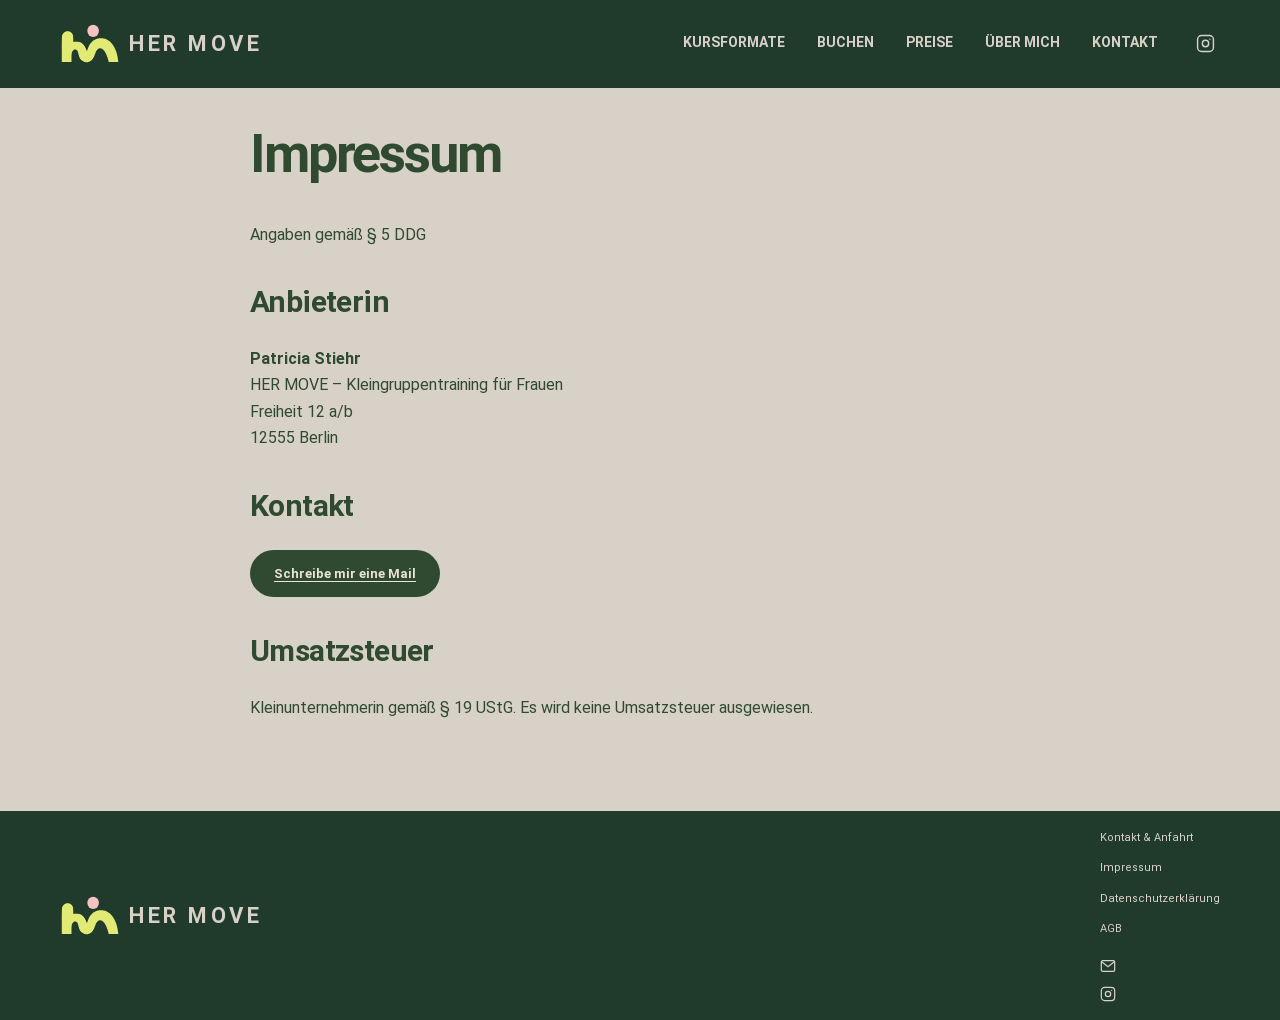
<file: public/impressum.html>
<!DOCTYPE html>

<html lang="de"><head>
<link href="/assets/favicon.svg?v=2" rel="icon" type="image/svg+xml"/><meta charset="utf-8"/><meta content="width=device-width,initial-scale=1" name="viewport"/><meta content="#203b2b" name="theme-color"/><title>Impressum | HER MOVE</title><link href="styles.css?v=20261122-korrektur3" rel="stylesheet"/><style>
/* HER MOVE: Instagram rechts in der Navigation; kleine Social-Icons im Footer */
.site-header .main-nav > a.instagram-icon-link {display:inline-flex!important;align-items:center;justify-content:center;flex-shrink:0;text-decoration:none!important;}
.site-header .main-nav > a.instagram-icon-link svg {width:19px;height:19px;display:block;}
.site-footer .footer-links .footer-social-icons {display:flex!important;flex-direction:column!important;align-items:flex-start!important;justify-content:center;gap:12px;flex-shrink:0;}
.site-footer .footer-links .footer-social-icons a {display:flex!important;align-items:center;justify-content:center;color:inherit;text-decoration:none!important;border:0!important;line-height:1;}
.site-footer .footer-social-icons svg {width:16px;height:16px;display:block;}
</style></head><body><a class="skip-link" href="#inhalt">Zum Inhalt</a><header class="site-header section-shell">
<a aria-label="HER MOVE Startseite" class="brand brand-original" href="index.html#start"><span class="brand-icon"><img alt="" height="42" src="assets/her-move-logo-original.svg" width="58"/></span><span class="brand-wordmark">HER MOVE</span></a>

<button aria-controls="main-nav" aria-expanded="false" class="menu-toggle" type="button">Menü <span aria-hidden="true">☰</span></button>
<nav aria-label="Hauptnavigation" class="main-nav" id="main-nav">
<a href="index.html#kurse">Kursformate</a><a href="index.html#buchung">Buchen</a><a href="index.html#preise">Preise</a><a href="index.html#ueber-mich">Über mich</a><a href="index.html#kontakt">KONTAKT</a>
<a aria-label="HER MOVE auf Instagram" class="instagram-icon-link" href="https://www.instagram.com/hermove_berlin/" rel="noopener noreferrer" target="_blank"><svg aria-hidden="true" fill="none" stroke="currentColor" stroke-linecap="round" stroke-linejoin="round" stroke-width="1.8" viewbox="0 0 24 24"><rect height="20" rx="5" width="20" x="2" y="2"></rect><circle cx="12" cy="12" r="4"></circle><path d="M17.5 6.5h.01"></path></svg></a></nav>
</header><main class="legal-content section-shell" id="inhalt"><h1>Impressum</h1><p>Angaben gemäß § 5 DDG</p><h2>Anbieterin</h2><p><strong>Patricia Stiehr</strong><br/>HER MOVE – Kleingruppentraining für Frauen<br/>Freiheit 12 a/b<br/>12555 Berlin</p><h2>Kontakt</h2><p><a class="button button-dark" href="mailto:her-move@gmx.de?subject=Anfrage%20an%20HER%20MOVE">Schreibe mir eine Mail</a></p><h2>Umsatzsteuer</h2><p>Kleinunternehmerin gemäß § 19 UStG. Es wird keine Umsatzsteuer ausgewiesen.</p></main><footer class="site-footer">
<div class="section-shell footer-inner">
<a class="brand brand-original" href="index.html#start"><span class="brand-icon"><img alt="" height="42" src="assets/her-move-logo-original.svg" width="58"/></span><span class="brand-wordmark">HER MOVE</span></a>
<nav aria-label="Rechtliches und Kontakt" class="footer-links">
<a href="index.html#kontakt">Kontakt &amp; Anfahrt</a>
<a href="impressum.html">Impressum</a>
<a href="datenschutz.html">Datenschutzerklärung</a><a href="agb.html">AGB</a>
<div aria-label="Kontakt und Instagram" class="footer-social-icons" style="display:flex!important;flex-direction:column!important;align-items:flex-start!important;gap:12px!important;width:max-content!important;margin-top:8px!important;"><a aria-label="Schreibe mir eine Mail" href="mailto:her-move@gmx.de" title="Schreibe mir eine Mail"><svg aria-hidden="true" fill="none" stroke="currentColor" stroke-linecap="round" stroke-linejoin="round" stroke-width="1.8" viewbox="0 0 24 24"><rect height="16" rx="2" width="20" x="2" y="4"></rect><path d="m3 6 9 7 9-7"></path></svg></a><a aria-label="HER MOVE auf Instagram" href="https://www.instagram.com/hermove_berlin/" rel="noopener noreferrer" target="_blank" title="HER MOVE auf Instagram"><svg aria-hidden="true" fill="none" stroke="currentColor" stroke-linecap="round" stroke-linejoin="round" stroke-width="1.8" viewbox="0 0 24 24"><rect height="20" rx="5" width="20" x="2" y="2"></rect><circle cx="12" cy="12" r="4"></circle><path d="M17.5 6.5h.01"></path></svg></a></div></nav>
</div>
</footer><script src="script.js"></script></body></html>
</file>
<file: public/styles.css>
@font-face {
  font-family:Roboto;
  src:url("assets/fonts/roboto-regular.ttf") format("truetype");
  font-weight:400;
  font-display:swap;
}
@font-face {
  font-family:Roboto;
  src:url("assets/fonts/roboto-bold.ttf") format("truetype");
  font-weight:700;
  font-display:swap;
}
@font-face {
  font-family:"Roboto Condensed";
  src:url("assets/fonts/roboto-condensed-bold.ttf") format("truetype");
  font-weight:700;
  font-display:swap;
}
:root {
  --section-space:48px;
  --ink:#2f4a31;
  --lime:#e7f36a;
  --pink:#f5c4c5;
  --sage:#6f8160;
  --beige:#d8d1c7;
  --orange:#a45441;
  --paper:#eee8df;
  --canvas:#d8d1c7;
  --rose:#a45441;
  --soft-pink:#f2dddd;
  --soft-sage:#d3d9cd;
  --line:rgba(47,74,49,.22);
  --brown:#2f4a31;
}
* {
  box-sizing:border-box;
}
html {
  scroll-behavior:smooth;
  scroll-padding-top:30px;
}
body {
  margin:0;
  background:var(--canvas);
  color:var(--ink);
  font-family:Roboto,Arial,sans-serif;
  font-size:16px;
  line-height:1.65;
}
a {
  color:inherit;
  text-decoration:none;
}
button {
  font:inherit;
  cursor:pointer;
}
img {
  max-width:100%;
  display:block;
}
h1,h2,h3,p {
  margin-top:0;
}
h1,h2,h3 {
  font-family:Roboto,Arial,sans-serif;
  font-weight:700;
  line-height:1.16;
}
h2 {
  font-size:clamp(32px,3.5vw,46px);
  letter-spacing:-.045em;
}
h3 {
  font-size:26px;
}
p {
  margin-bottom:20px;
}
.section-shell {
  width:min(1240px,100%);
  padding-inline:40px;
  margin-inline:auto;
}
section[id],aside[id] {
  scroll-margin-top:24px;
}
.eyebrow {
  font-size:11px;
  line-height:1.5;
  font-weight:700;
  letter-spacing:.14em;
  text-transform:uppercase;
  margin-bottom:22px;
}
.site-header {
  display:flex;
  justify-content:space-between;
  align-items:center;
  min-height:106px;
  gap:25px;
}




.main-nav {
  display:flex;
  align-items:center;
  gap:32px;
  font-size:14px;
  font-weight:700;
}
.main-nav a {
  padding-block:10px;
  border-bottom:2px solid transparent;
}
.main-nav a:hover {
  border-color:var(--ink);
}
.menu-toggle {
  display:none;
}
.hero {
  display:grid;
  grid-template-columns:1.1fr 1fr;
  align-items:center;
  gap:55px;
  padding-top:38px;
  padding-bottom:32px;
}
.hero h1 {
  font-size:clamp(54px,5.7vw,76px);
  line-height:1.06;
  letter-spacing:-.065em;
  margin-bottom:24px;
}
.hero h1 span {
  color:var(--rose);
}
.hero-lead {
  max-width:490px;
  font-size:16px;
  line-height:1.65;
}
.hero-actions {
  display:flex;
  align-items:center;
  gap:22px;
  flex-wrap:wrap;
}
.button {
  display:inline-flex;
  align-items:center;
  justify-content:center;
  gap:12px;
  border:1px solid transparent;
  border-radius:99px;
  padding:13px 23px;
  font-size:13px;
  font-weight:700;
  line-height:1.5;
  transition:background .2s,transform .2s;
}
.button:hover {
  transform:translateY(-2px);
}
.button-dark {
  color:var(--paper);
  background:var(--ink);
}
.button-dark:hover {
  background:#203924;
}
.button-outline {
  border-color:var(--ink);
  color:var(--ink);
  background:transparent;
}
.button-outline:hover {
  background:rgba(48,75,50,.07);
}
.text-link {
  font-size:13px;
  font-weight:700;
  text-decoration:underline;
  text-underline-offset:5px;
}
.hero-note {
  font-size:12px;
  margin:22px 0 0;
  display:flex;
  align-items:center;
  gap:12px;
}
.hero-note span {
  font-size:22px;
  color:var(--rose);
}
.hero-visual {
  position:relative;
  padding-block:55px 35px;
  min-width:0;
}
.studio-photo {
  position:relative;
  aspect-ratio:1.5;
  overflow:hidden;
  border-radius:24px;
  background:var(--beige);
  transform:none;
  box-shadow:0 20px 50px rgba(76,65,56,.08);
}
.studio-photo img {
  position:absolute;
  width:100%;
  height:325%;
  top:-81.6667%;
  max-width:none;
}
.hero-sticker {
  background:var(--pink);
  border:7px solid var(--canvas);
  color:var(--ink);
  width:154px;
  height:154px;
  border-radius:50%;
  display:grid;
  place-content:center;
  text-align:center;
  position:absolute;
  right:-8px;
  bottom:13px;
  font-family:Roboto,sans-serif;
  font-size:19px;
  font-weight:700;
  line-height:1.15;
  transform:rotate(6deg);
}
.leaves { display:none; }
.photo-caption {
  position:relative;
  color:var(--brown);
  font-size:10px;
  letter-spacing:.03em;
  margin:25px 110px 0 12px;
}
.courses-section,.prices-section,.schedule-section,.about-section,.contact-section {
  padding-block:var(--section-space);
}
.courses-section {
  background:var(--paper);
}
.prices-section {
  background:var(--paper);
}
.section-heading {
  display:flex;
  justify-content:space-between;
  align-items:end;
  gap:35px;
  margin-bottom:38px;
}
.section-heading h2 {
  margin:0;
}
.heading-copy {
  max-width:320px;
  font-size:14px;
  margin:0;
}
.course-grid {
  display:grid;
  grid-template-columns:1fr 1fr;
  gap:20px;
}
.course-card {
  padding:32px;
  display:flex;
  flex-direction:column;
  border-radius:28px;
  min-width:0;
  border:1px solid rgba(48,75,50,.06);
}
.lime {
  background:var(--lime);
}
.pink {
  background:var(--pink);
}
.beige {
  background:#e8ded1;
}
.sage {
  background:#b9c5af;
  color:var(--ink);
}
.card-number {
  font-size:11px;
  letter-spacing:.12em;
  font-weight:700;
  margin-bottom:35px;
}
.course-card h3 {
  font-size:29px;
  letter-spacing:-.035em;
  margin-bottom:12px;
}
.course-subtitle {
  font-weight:700;
}
.course-card p {
  font-size:14px;
}
.card-meta {
  display:flex;
  justify-content:space-between;
  gap:20px;
  border-top:1px solid currentColor;
  padding-top:17px;
  margin-top:auto;
  font-size:11px;
}
.card-meta a {
  font-weight:700;
  white-space:nowrap;
}
.schedule-section {
  background:var(--beige);
}
.section-lead {
  max-width:660px;
  margin-bottom:35px;
}
.schedule-grid {
  display:grid;
  grid-template-columns:1fr 1fr;
  gap:30px;
}
.schedule-day {
  background:var(--paper);
  border-radius:22px;
  padding:27px;
}
.schedule-day h3 {
  font-size:30px;
  padding-bottom:20px;
  border-bottom:1px solid var(--line);
  margin-bottom:0;
}
.class-row {
  display:grid;
  grid-template-columns:1fr auto;
  gap:10px;
  padding-block:23px;
  border-bottom:1px solid var(--line);
  align-items:center;
}
.class-row:last-child {
  border:0;
  padding-bottom:0;
}
.class-time {
  grid-column:1/-1;
  font-size:19px;
  font-weight:700;
}
.class-time span {
  display:block;
  font-size:11px;
  font-weight:400;
  margin-top:4px;
}
.class-row strong {
  font-family:"Roboto Condensed",sans-serif;
  font-size:23px;
  line-height:1.15;
}
.class-row .button {
  padding:10px 15px;
  font-size:12px;
}
.demo-label {
  font-size:9px;
  text-transform:uppercase;
  letter-spacing:.07em;
  border-left:1px solid currentColor;
  padding-left:8px;
  opacity:.8;
}
.demo-notice {
  font-size:12px;
  margin:23px 0 40px;
  max-width:760px;
}
.consultation {
  display:grid;
  grid-template-columns:1fr auto;
  gap:40px;
  padding:35px;
  border:1px solid var(--line);
  border-radius:22px;
  background:var(--canvas);
  align-items:center;
}
.consultation .eyebrow {
  margin-bottom:12px;
}
.consultation h3 {
  font-size:32px;
  margin-bottom:15px;
}
.consultation p:last-child {
  margin:0;
  max-width:600px;
  font-size:14px;
}
.consultation-actions {
  display:flex;
  flex-direction:column;
  gap:10px;
  min-width:165px;
}
.consultation-actions small {
  text-align:center;
  font-size:11px;
}
.price-grid {
  display:grid;
  grid-template-columns:repeat(3,1fr);
  gap:20px;
}
.price-card {
  background:var(--paper);
  border:1px solid var(--line);
  border-radius:22px;
  padding:30px;
  display:flex;
  flex-direction:column;
  position:relative;
}
.price-card h3 {
  font-size:24px;
  margin-bottom:25px;
}
.price {
  font-family:"Roboto Condensed",sans-serif;
  font-size:53px;
  line-height:1;
  margin-bottom:13px;
}
.price span {
  font-family:Roboto,sans-serif;
  font-size:14px;
}
.price-subtitle {
  font-size:13px;
  font-weight:700;
}
.price-card ul {
  font-size:13px;
  padding-left:18px;
  margin:0 0 30px;
}
.price-card li {
  padding-left:3px;
  margin-block:8px;
}
.price-card .button {
  margin-top:auto;
  align-self:start;
}
.membership {
  background:#cbd5c2;
}
.early-bird {
  background:#eef2c7;
  border-color:var(--sage);
}
.offer-badge {
  font-size:10px;
  font-weight:700;
  letter-spacing:.1em;
  margin-bottom:12px;
}
.old-price {
  margin:-5px 0 10px;
  font-size:18px;
}
.price-note {
  font-size:14px;
  text-align:center;
  margin:32px 0 0;
}
.price-note a {
  text-decoration:underline;
  text-underline-offset:4px;
}
.about-section {
  background:var(--soft-sage);
}
.about-grid {
  display:grid;
  grid-template-columns:.9fr 1.1fr;
  gap:60px;
  align-items:center;
}
.about-portrait {
  margin:0;
}
.about-portrait img {
  width:100%;
  height:auto;
  border-radius:42% 42% 22px 22px;
}
.about-portrait figcaption {
  color:var(--brown);
  font-size:11px;
  margin-top:15px;
}
.about-lead {
  font-size:21px;
  font-weight:700;
}
.about-copy>p:not(.eyebrow):not(.about-lead),.story-columns p {
  font-size:14px;
}
.story-columns {
  display:grid;
  grid-template-columns:1fr 1fr;
  gap:60px;
  margin-top:45px;
}
.credentials {
  font-weight:700;
  border-left:4px solid var(--orange);
  padding-left:20px;
  margin-top:28px;
}
.vision {
  background:var(--ink);
  color:var(--paper);
  border-radius:45px 20px 45px 20px;
  padding:45px;
  margin-top:30px;
  max-width:930px;
  margin-inline:auto;
}
.vision .eyebrow {
  color:var(--lime);
}
.vision h3 {
  font-size:36px;
}
.vision p:not(.eyebrow) {
  max-width:740px;
  font-size:15px;
}
.vision .button {
  background:var(--lime);
  color:var(--ink);
  margin-top:10px;
}
.contact-section {
  background:var(--paper);
}
.contact-grid {
  display:grid;
  grid-template-columns:1fr 1fr;
  gap:60px;
}
.contact-grid h2 {
  margin-bottom:28px;
}
.contact-grid h2 em {
  font-style:normal;
}
.contact-details strong {
  font-size:11px;
  text-transform:uppercase;
  letter-spacing:.12em;
}
.contact-details address {
  font-size:18px;
  font-style:normal;
  margin-block:12px;
}
.contact-details p {
  font-size:13px;
}
.directions {
  margin-top:40px;
}
.map-panel {
  background:#eee9e1;
  border:1px solid var(--line);
  border-radius:22px;
  overflow:hidden;
  min-height:290px;
}
.map-placeholder {
  padding:30px;
  display:flex;
  flex-direction:column;
  align-items:center;
  text-align:center;
  justify-content:center;
  min-height:290px;
}
.map-placeholder p {
  margin-bottom:12px;
}
.map-pin {
  font-size:30px;
}
.map-privacy {
  font-size:12px;
  max-width:600px;
}
.map-panel iframe {
  display:block;
  width:100%;
  height:350px;
  border:0;
}
.map-actions {
  display:flex;
  justify-content:space-between;
  flex-wrap:wrap;
  gap:15px;
  margin-top:13px;
  font-size:12px;
}
.map-actions a {
  margin-left:auto;
  text-decoration:underline;
  text-underline-offset:3px;
}
.map-close {
  border:0;
  background:transparent;
  color:var(--ink);
  padding:0;
  text-decoration:underline;
}
.map-credit {
  font-size:10px;
  margin-top:10px;
  margin-bottom:0;
}
.map-credit a {
  text-decoration:underline;
}
.site-footer {
  background:var(--canvas);
  color:var(--ink);
  padding-block:18px;
}
.footer-inner {
  display:flex;
  justify-content:space-between;
  gap:30px;
  align-items:center;
}
.footer-inner>p {
  font-size:12px;
  margin:0;
  max-width:150px;
}
.footer-links {
  display:flex;
  flex-direction:column;
  gap:12px;
  font-size:11px;
}
.footer-links>a {
  text-decoration:underline;
}
.footer-links span {
  color:var(--brown);
}
.legal-content {
  max-width:860px;
  padding-block:35px 70px;
  overflow-wrap:anywhere;
}
.legal-content h1 {
  font-size:clamp(30px,5vw,54px);
  letter-spacing:-.04em;
}
.legal-content h2 {
  font-size:clamp(23px,3vw,30px);
  letter-spacing:-.02em;
  line-height:1.3;
}
.legal-content section {
  margin-top:36px;
}
.legal-content address {
  font-style:normal;
  margin-bottom:20px;
}
.legal-content a,.legal-home-link,.map-privacy a {
  text-decoration:underline;
  text-underline-offset:3px;
}
.legal-home-link {
  font-size:14px;
}
.legal-page .site-header {
  flex-wrap:wrap;
  padding-block:18px;
}
.legal-template-notice {
  padding:24px;
  background:var(--beige);
  border:1px solid var(--brown);
  border-radius:16px;
}
.legal-template-notice h2 {
  font-size:23px;
}
.legal-template-notice p:last-child {
  margin-bottom:0;
}
.legal-placeholder {
  font-weight:700;
}
.legal-editor-note {
  padding-left:16px;
  border-left:3px solid var(--brown);
}
.legal-toc {
  display:flex;
  flex-wrap:wrap;
  gap:10px 22px;
  margin-top:28px;
}
dialog {
  border:0;
  border-radius:24px;
  padding:38px;
  max-width:480px;
  width:calc(100% - 36px);
  color:var(--ink);
  background:var(--paper);
  box-shadow:0 20px 80px #0004;
}
dialog::backdrop {
  background:#172719b3;
}
dialog h2 {
  font-size:34px;
}
dialog p {
  font-size:14px;
}
.dialog-close {
  position:absolute;
  right:16px;
  top:12px;
  border:0;
  background:none;
  color:inherit;
  font-size:22px;
  padding:5px;
}
.skip-link {
  position:absolute;
  left:20px;
  top:-100px;
  background:var(--lime);
  padding:15px;
  z-index:20;
}
.skip-link:focus {
  top:12px;
}
.sr-only {
  position:absolute;
  width:1px;
  height:1px;
  padding:0;
  margin:-1px;
  overflow:hidden;
  clip:rect(0,0,0,0);
  white-space:nowrap;
  border:0;
}
:focus-visible {
  outline:3px solid var(--orange);
  outline-offset:5px;
}
[hidden] {
  display:none!important;
}
/* A welcoming first impression with the three core promises in view. */
.hero-location {
  color:var(--rose);
  letter-spacing:.08em;
  font-size:12px;
  margin-bottom:20px;
}
.hero-facts {
  list-style:none;
  padding:0;
  margin:25px 0 28px;
  display:flex;
  flex-wrap:wrap;
  gap:8px;
}
.hero-facts li {
  background:var(--soft-sage);
  border-radius:99px;
  padding:7px 12px;
  font-size:12px;
  font-weight:700;
  line-height:1.5;
}
.hero-visual::before { content:none; }
.hero-sticker span { font-size:1.2em; }
.main-nav a[href="#buchung"] {
  background:var(--ink);
  color:var(--paper);
  border-radius:99px;
  padding:10px 20px;
}
.course-card,.price-card {
  transition:box-shadow .2s,transform .2s;
}
@media(hover:hover) {
  .course-card:hover,.price-card:hover {
    transform:translateY(-3px);
    box-shadow:0 14px 30px rgba(48,75,50,.07);
  }
}
@media(max-width:1000px) {
  .section-shell {
    padding-inline:28px;
  }
  .hero {
    gap:30px;
    padding-top:40px;
  }
  .hero h1 {
    font-size:56px;
  }
  .main-nav {
    gap:20px;
  }
  
  .price-grid {
    grid-template-columns:1fr 1fr;
  }
  .about-grid,.story-columns {
    gap:35px;
  }
  .hero-sticker {
    width:125px;
    height:125px;
    font-size:17px;
  }
  .class-row {
    grid-template-columns:1fr;
  }
  .class-time {
    grid-column:auto;
  }
  .class-row .button {
    justify-self:start;
  }
  .consultation {
    gap:25px;
  }
}
@media(max-width:700px) {
  .section-shell {
    padding-inline:22px;
  }
  .site-header {
    min-height:85px;
    position:relative;
  }
  
  
  .menu-toggle {
    display:block;
    border:1px solid var(--line);
    border-radius:30px;
    background:transparent;
    padding:8px 13px;
    color:var(--ink);
    font-size:13px;
  }
  .main-nav {
    display:none;
    position:absolute;
    top:85px;
    left:0;
    right:0;
    background:var(--paper);
    z-index:5;
    padding:15px 22px 25px;
    box-shadow:0 15px 20px #0001;
    flex-direction:column;
    align-items:stretch;
    gap:5px;
  }
  .main-nav.open {
    display:flex;
  }
  .hero {
    grid-template-columns:1fr;
    gap:30px;
    padding-top:32px;
    padding-bottom:16px;
  }
  .hero h1 {
    font-size:clamp(42px,11.5vw,60px);
  }
  .hero-lead {
    font-size:16px;
  }
  .hero-actions {
    gap:18px;
  }
  .hero-note {
    margin-top:24px;
  }
  .hero-visual {
    padding-top:35px;
    max-width:480px;
    width:100%;
    margin-inline:auto;
  }
  .leaves { display:none; }
  .hero-sticker {
    right:0;
    bottom:5px;
    width:120px;
    height:120px;
    font-size:16px;
  }
  .photo-caption {
  position:relative;
  color:var(--brown);
    margin-left:0;
    margin-right:120px;
  }
  :root {
    --section-space:32px;
  }
  .section-heading {
    align-items:start;
    flex-direction:column;
    gap:20px;
    margin-bottom:28px;
  }
  .section-heading h2 {
    font-size:34px;
  }
  .heading-copy {
    max-width:100%;
  }
  .course-grid,.price-grid,.schedule-grid,.about-grid,.story-columns,.contact-grid {
    grid-template-columns:1fr;
    gap:20px;
  }
  .course-card {
    padding:27px;
  }
  .course-card h3 {
    font-size:27px;
  }
  .card-number {
    margin-bottom:25px;
  }
  .card-meta {
    gap:12px;
  }
  .schedule-day {
    padding:25px;
  }
  .class-row {
    grid-template-columns:1fr auto;
  }
  .class-time {
    grid-column:1/-1;
  }
  .class-row strong {
    font-size:22px;
  }
  .class-row .button {
    padding-inline:13px;
  }
  .consultation {
    grid-template-columns:1fr;
    gap:25px;
    padding:27px;
  }
  .consultation-actions {
    flex-direction:row;
    flex-wrap:wrap;
  }
  .consultation-actions small {
    width:100%;
    text-align:left;
  }
  .consultation h3 {
    font-size:30px;
  }
  .price-card {
    padding:28px;
  }
  .price-note {
    text-align:left;
  }
  .about-grid {
    gap:35px;
  }
  .about-portrait {
    max-width:430px;
  }
  .about-copy h2 {
    font-size:40px;
  }
  .story-columns {
    margin-top:0;
    gap:0;
  }
  .vision {
    padding:28px;
    margin-top:20px;
  }
  .vision h3 {
    font-size:30px;
  }
  .vision .button {
    font-size:12px;
  }
  .contact-grid {
    gap:25px;
  }
  .contact-grid h2 {
    font-size:34px;
  }
  .map-placeholder {
    padding:25px;
  }
  .footer-inner {
    align-items:start;
    flex-direction:column;
    gap:25px;
  }
  .footer-inner>p {
    max-width:none;
  }
  .map-actions a {
    margin-left:0;
  }
  .map-credit {
    font-size:11px;
  }
}
@media(prefers-reduced-motion:reduce) {
  html {
    scroll-behavior:auto;
  }
  *,*::before,*::after {
    transition:none!important;
  }
}
@media (max-width: 380px) {
  .site-header { gap: 12px; }
  
  
  .menu-toggle { white-space: nowrap; flex-shrink: 0; }
  .hero h1 { font-size: 40px; }
}

@media(max-width:700px) {
  .hero { padding-top:24px; gap:24px; }
  .hero-location { font-size:11px; margin-bottom:18px; }
  .hero-facts { gap:8px; margin-block:23px; }
  .hero-note { font-size:11px; gap:9px; }
  .hero-visual::before { content:none; }
  .hero-sticker { font-size:15px; }
  .hero-actions { align-items:flex-start; flex-direction:column; gap:17px; }
  .section-heading h2 { font-size:34px; }
  .main-nav a[href="#buchung"] { align-self:flex-start; }
}
/* HER MOVE – CI refresh, November 2026 */
.hero-visual { position:relative; }
.hero-visual::before, .hero-visual::after, .studio-photo::before, .studio-photo::after { content:none; }
.studio-photo { border-radius:24px; transform:none; }
.hero-sticker {
  position:absolute; right:-10px; bottom:45px; z-index:2;
  width:148px; height:148px; border-radius:50%;
  display:grid; place-content:center; text-align:center;
  padding:18px; background:var(--lime); color:var(--ink);
  font-size:15px; font-weight:700; line-height:1.25;
  transform:rotate(7deg); box-shadow:0 10px 24px rgba(47,74,49,.13);
}
.booking-help { text-align:center; max-width:680px; margin:26px auto 42px; font-weight:500; }
.courses-section { background:#e9e1d6; }
.prices-section { background:#e9e1d6; }
.schedule-section { background:var(--beige); }
.about-section { background:#d3d9cd; }
.contact-section { background:#e9e1d6; }
.course-card.beige { background:#e1c4b5; }
.course-card.sage { background:#b9c5af; }
.hero h1 span, .hero-location, .hero-note span { color:var(--orange); }
.hero-facts li:nth-child(2) { background:var(--pink); }
.hero-facts li:nth-child(3) { background:var(--lime); }
.card-meta a:hover, .text-link:hover { color:var(--orange); }
.price-card.early-bird { border:2px solid var(--orange); }
.price-card.early-bird .offer-badge { color:var(--orange); }
.vision { background:var(--ink); }
.vision .eyebrow { color:var(--lime); }
.credentials { border-left-color:var(--orange); }
:focus-visible { outline-color:var(--orange); }
@media(max-width:700px) {
  .hero-sticker { width:112px; height:112px; font-size:11px; right:0; bottom:36px; padding:12px; }
  .hero-visual::before { content:none; }
}

/* HER MOVE – Layout und Markenfarben, November 2026 */
:root { --ink:#2f4a31; --lime:#e7f36a; --pink:#f5c4c5; --sage:#6f8160; --beige:#d8d1c7; --orange:#a45441; --canvas:#d8d1c7; --paper:#eae3da; --rose:#a45441; --soft-sage:#d1d9c9; --soft-pink:#f5c4c5; }
body { background:var(--beige); color:var(--ink); }
.site-header { background:transparent; }
.hero-visual { padding:8px 0 24px; }
.hero-visual::before,.hero-visual::after,.studio-photo::before,.studio-photo::after { content:none !important; display:none !important; }
.studio-photo { border-radius:18px; transform:none; box-shadow:none; }
.hero-sticker,.leaves { display:none !important; }
.photo-caption { margin:14px 0 0; color:var(--ink); }
.hero h1 span,.hero-location { color:var(--orange); }
.hero-facts li { background:#c8d2be; }
.hero-facts li:nth-child(2) { background:var(--pink); }
.hero-facts li:nth-child(3) { background:var(--lime); }
.courses-section { background:var(--beige); }
.course-card.lime { background:var(--sage); color:#fffaf2; }
.course-card.pink { background:var(--pink); color:var(--ink); }
.course-card.beige { background:var(--orange); color:#fffaf2; }
.course-card.sage { background:#b9c7af; color:var(--ink); }
.schedule-section { background:#c3cdb9; }
.booking-layout { display:grid; grid-template-columns:minmax(0,1.85fr) minmax(260px,0.85fr); gap:28px; align-items:start; }
.booking-calendar-column { min-width:0; }
.easybook-calendar { min-width:0; border-radius:18px; overflow:hidden; background:#f5efe8; padding:12px; }
.booking-help { text-align:center; max-width:650px; margin:30px auto 0; font-weight:500; line-height:1.6; }
.consultation { display:flex; flex-direction:column; align-items:stretch; gap:20px; padding:28px; border:none; border-radius:22px; background:var(--orange); color:#fffaf2; }
.consultation .eyebrow { color:var(--lime); }
.consultation h3 { font-size:clamp(25px,2.4vw,32px); }
.consultation-actions { min-width:0; }
.consultation-actions .button { background:var(--lime); color:var(--ink); width:100%; text-align:center; }
.consultation-note { font-size:12px !important; line-height:1.5; opacity:.95; margin:0 !important; }
.prices-section { background:var(--beige); }
.price-card { background:#efe8df; }
.price-card.membership { background:#c7d2bd; }
.price-card.early-bird { background:#e7f36a; border-color:var(--orange); }
.about-section { background:#d0d9c9; }
.about-grid { align-items:start; grid-template-columns:minmax(260px,0.75fr) minmax(0,1.25fr); gap:48px; }
.about-portrait { position:sticky; top:24px; }
.about-copy p { font-size:15px; line-height:1.75; }
.about-copy .credentials { border-left-color:var(--orange); }
.vision-heading { font-size:clamp(27px,3vw,38px); margin:34px 0 18px; color:var(--orange); }
.contact-section { background:var(--beige); }
.contact-grid { align-items:center; }
.contact-details { border-left:4px solid var(--orange); padding-left:24px; }
@media(max-width:900px) { .booking-layout { grid-template-columns:1fr; } .consultation { max-width:none; } }
@media(max-width:700px) { .about-grid { grid-template-columns:1fr; gap:24px; } .about-portrait { position:static; max-width:430px; } .hero-visual { padding:0 0 20px; } .booking-layout { gap:24px; } .easybook-calendar { padding:4px; } .consultation { padding:25px; } .section-heading { gap:10px; } }

/* HER MOVE – finale Layoutkorrekturen */
:root { --ink:#2f4a31; --orange:#a45441; --sage:#6f8160; --lime:#e7f36a; --pink:#f5c4c5; --beige:#d8d1c7; }
html { scroll-padding-top:115px; }
section[id], aside[id] { scroll-margin-top:115px; }
.site-header {
  position:sticky;
  top:0;
  z-index:100;
  background:#d8d1c7;
  border-bottom:1px solid rgba(47,74,49,.13);
  min-height:90px;
}
.hero h1 span { color:#a45441 !important; }
.hero-visual { padding:0 0 20px; }
.hero-visual::before,.hero-visual::after,.studio-photo::before,.studio-photo::after { content:none !important; display:none !important; }
.studio-photo {
  border-radius:18px !important;
  transform:none !important;
  box-shadow:none !important;
  aspect-ratio:1.35;
  background:transparent;
}
.hero-sticker,.leaves { display:none !important; }
/* Kräftige Originalfarben der HER MOVE Palette */
.course-card.lime { background:#e7f36a; color:#2f4a31; }
.course-card.pink { background:#f5c4c5; color:#2f4a31; }
.course-card.beige { background:#a45441; color:#fffaf2; }
.course-card.sage { background:#6f8160; color:#fffaf2; }
.course-card { border-color:rgba(47,74,49,.12); }
/* Porträt direkt am Anfang der Biografie statt vertikal versetzt */
.about-grid { align-items:start; }
.about-portrait { position:static !important; align-self:start; margin:0; }
.about-portrait img { width:100%; height:auto; max-height:520px; object-fit:cover; object-position:center top; border-radius:18px; }
.about-portrait figcaption { display:none; }
/* Adresse direkt unter der Standort-Überschrift */
.contact-grid { display:block; }
.contact-grid h2 { margin-bottom:22px; }
.contact-details { border-left:4px solid #a45441; padding-left:20px; max-width:450px; }
.contact-details address { margin-top:0; }
@media(max-width:700px) {
  .site-header { min-height:85px; }
  .main-nav { top:85px; }
  .about-grid { grid-template-columns:1fr; }
  .about-portrait img { max-height:430px; }
  .studio-photo { aspect-ratio:1.3; }
}


/* HER MOVE: bildbreiter Einstieg mit Original-Studiofoto und dezentem Overlay */
.hero.hero-banner {
  width:100%;
  max-width:none;
  min-height:clamp(560px,65vw,740px);
  margin:0;
  padding:clamp(72px,10vw,140px) max(28px,calc((100vw - 1160px)/2));
  display:flex;
  align-items:center;
  position:relative;
  isolation:isolate;
  background-color:#2f4a31;
  background-image:linear-gradient(90deg,rgba(30,51,35,.82) 0%,rgba(30,51,35,.66) 45%,rgba(30,51,35,.28) 100%),url("assets/studio.jpg");
  background-position:center,center 50%;
  background-size:cover;
  background-repeat:no-repeat;
  color:#fffaf2;
}
.hero-banner .hero-copy { width:min(100%,730px); position:relative; z-index:1; }
.hero-banner .hero-location { color:#e7f36a; }
.hero-banner h1 { color:#fffaf2; text-wrap:balance; }
.hero-banner h1 span {
  color:#a45441 !important;
  background:rgba(255,250,242,.96);
  padding:0 .13em .07em;
  box-decoration-break:clone;
  -webkit-box-decoration-break:clone;
  border-radius:6px;
}
.hero-banner .hero-lead { color:#fffaf2; max-width:610px; }
.hero-banner .hero-facts li, .hero-banner .hero-facts li:nth-child(2), .hero-banner .hero-facts li:nth-child(3) {
  background:rgba(255,250,242,.94);
  color:#2f4a31;
}
.hero-banner .hero-actions .button-dark { background:#e7f36a; color:#2f4a31; }
.hero-banner .hero-actions .button-dark:hover { background:#f5c4c5; }
.hero-banner .hero-actions .text-link { color:#fffaf2; }
.hero-banner .hero-note { color:#fffaf2; }
.hero-banner .hero-note span { color:#e7f36a; }
@media(max-width:700px) {
  .hero.hero-banner {
    min-height:640px;
    padding:74px 22px 82px;
    background-image:linear-gradient(90deg,rgba(30,51,35,.84),rgba(30,51,35,.59)),url("assets/studio.jpg");
    background-position:center,58% center;
  }
  .hero-banner h1 { font-size:clamp(40px,10vw,58px); }
  .hero-banner .hero-lead { font-size:15px; }
}

/* HER MOVE – Farb- und Layoutanpassungen November 2026 */
:root { --orange:#a45441; --lime:#e7f36a; --pink:#f5c4c5; --sage:#6f8160; }
.course-card.sage { background:#e7f36a !important; color:#2f4a31 !important; }
.course-card.beige { background:#a45441 !important; color:#fffaf2 !important; }
.course-card.beige .card-meta { border-color:rgba(255,250,242,.7); }
.schedule-section .section-shell > .consultation {
  display:flex; flex-direction:row; justify-content:space-between; align-items:center;
  gap:28px; padding:22px 30px; margin-bottom:42px;
  background:#f5c4c5 !important; color:#2f4a31 !important;
  border:2px solid #e7f36a; border-radius:24px;
}
.schedule-section .consultation .eyebrow { color:#2f4a31; margin-bottom:5px; }
.schedule-section .consultation h3 { margin:0 0 6px; font-size:clamp(22px,2.4vw,30px); }
.schedule-section .consultation p { margin-bottom:0; }
.schedule-section .consultation-actions { min-width:210px; max-width:300px; }
.schedule-section .consultation-actions .button { background:#e7f36a; color:#2f4a31; }
.schedule-section .consultation-note { margin-top:8px !important; }
.weekly-heading { align-items:center; }
.weekly-heading .heading-copy { max-width:420px; text-align:right; }
.booking-layout { display:block !important; }
.booking-calendar-column { width:100%; }
.price-card, .price-card.membership { background:#6f8160 !important; color:#fffaf2 !important; border-color:#6f8160 !important; }
.price-card .button-outline { border-color:#fffaf2; color:#fffaf2; }
.price-card .button-outline:hover { background:rgba(255,255,255,.14); }
.price-card.early-bird { background:#a45441 !important; color:#fffaf2 !important; border-color:#a45441 !important; }
.price-card.early-bird .offer-badge { color:#e7f36a !important; }
.about-copy strong { font-weight:700; }
@media(max-width:700px) {
 .schedule-section .section-shell > .consultation { flex-direction:column; align-items:stretch; padding:22px; gap:15px; }
 .schedule-section .consultation-actions { max-width:none; min-width:0; }
 .weekly-heading { align-items:flex-start; }
 .weekly-heading .heading-copy { text-align:left; }
}


/* HER MOVE – Studiofoto sichtbar als echtes Bild, organische Form und Blatt-Akzent */
.hero.hero-banner {
  overflow:hidden;
  background:#2f4a31;
  background-image:none !important;
  isolation:isolate;
}
.hero-banner .hero-studio-background {
  position:absolute; inset:0; width:100%; height:100%;
  object-fit:cover; object-position:center 52%;
  z-index:-3; display:block; max-width:none;
}
.hero.hero-banner::before {
  content:""; position:absolute; inset:0;
  background:linear-gradient(90deg,rgba(32,51,34,.83) 0%,rgba(32,51,34,.68) 48%,rgba(32,51,34,.32) 100%);
  z-index:-2; pointer-events:none;
}
.hero-banner .hero-organic-shape {
  position:absolute; width:clamp(190px,24vw,410px); height:clamp(170px,24vw,370px);
  right:-7%; bottom:-27%;
  background:#a45441; opacity:.73;
  border-radius:49% 51% 64% 36% / 54% 36% 64% 46%;
  transform:rotate(-19deg); z-index:-1; pointer-events:none;
}
.hero-banner .hero-leaf-vibe {
  position:absolute; right:0; top:0; height:min(85%,610px); width:auto;
  max-width:38%; object-fit:cover; object-position:right center;
  opacity:.34; mix-blend-mode:multiply; z-index:-1; pointer-events:none;
  -webkit-mask-image:linear-gradient(to right,transparent,black 36%);
  mask-image:linear-gradient(to right,transparent,black 36%);
}
.hero-banner .hero-copy { z-index:2; }
@media(max-width:700px) {
  .hero.hero-banner { background-image:none !important; }
  .hero-banner .hero-studio-background { object-position:62% center; }
  .hero-banner .hero-organic-shape { width:210px; height:190px; right:-100px; bottom:-80px; }
  .hero-banner .hero-leaf-vibe { max-width:45%; height:48%; opacity:.2; }
}

/* HERO: Originale zweispaltige Anordnung, Studiofoto ausschließlich rechts
   in einer einzigen eleganten organischen Form. */
.hero.hero-side-by-side {
  position:relative;
  display:grid;
  grid-template-columns:minmax(0,1.15fr) minmax(0,1fr);
  align-items:center;
  gap:clamp(30px,5vw,85px);
  width:min(1320px,100%);
  margin-inline:auto;
  padding:clamp(55px,7vw,100px) 40px;
  min-height:610px;
  overflow:visible;
  isolation:auto;
  background:transparent !important;
  background-image:none !important;
}
.hero.hero-side-by-side::before,
.hero.hero-side-by-side::after { content:none !important; display:none !important; }
.hero-side-by-side .hero-copy { position:relative; z-index:1; min-width:0; }
.hero-side-by-side .hero-visual { padding:0 !important; position:relative; min-width:0; }
.hero-side-by-side .studio-photo {
  width:100%; aspect-ratio:1.12;
  position:relative; overflow:hidden;
  border-radius:44% 56% 43% 57% / 37% 43% 57% 63% !important;
  background:#6f8160;
  transform:none !important;
  box-shadow:none !important;
}
.hero-side-by-side .studio-photo img {
  position:absolute;
  width:100%; height:325%; top:-81.6667%; left:0;
  max-width:none; object-fit:fill;
}
.hero-side-by-side .hero-location { color:#a45441 !important; }
.hero-side-by-side h1 { color:#2f4a31 !important; }
.hero-side-by-side h1 span { color:#a45441 !important; background:none !important; padding:0 !important; }
.hero-side-by-side .hero-lead,.hero-side-by-side .hero-note,.hero-side-by-side .text-link { color:#2f4a31 !important; }
.hero-side-by-side .hero-actions .button-dark { background:#2f4a31; color:#fffaf2; }
.hero-side-by-side .hero-note span { color:#a45441; }
@media(max-width:800px) {
  .hero.hero-side-by-side { grid-template-columns:1fr; min-height:0; padding:42px 24px 50px; gap:30px; }
  .hero-side-by-side .hero-visual { max-width:560px; width:100%; margin-inline:auto; }
  .hero-side-by-side .studio-photo { aspect-ratio:1.3; }
}

/* HER MOVE: Alle Preiskarten wieder einheitlich beige */
.price-card,
.price-card.membership,
.price-card.early-bird {
  background: #d8d1c7 !important;
  color: #2f4a31 !important;
  border-color: rgba(47,74,49,.18) !important;
}
.price-card .button-outline {
  color: #2f4a31 !important;
  border-color: #2f4a31 !important;
}
.price-card .button-outline:hover {
  background: rgba(47,74,49,.10) !important;
}
.price-card.early-bird .offer-badge {
  color: #a45441 !important;
}


/* HER MOVE – Anpassung Kursfarben, Preise und Erstgespräch */
.course-card.lime { background:#6f8160 !important; color:#fffaf2 !important; }
.course-card.pink { background:#f5c4c5 !important; color:#2f4a31 !important; }
.course-card.beige { background:#a45441 !important; color:#fffaf2 !important; }
.course-card.sage { background:#e7f36a !important; color:#2f4a31 !important; }
.price-card,
.price-card.membership { background:#f0e9df !important; color:#2f4a31 !important; border-color:rgba(47,74,49,.18) !important; }
.price-card.early-bird { background:#a45441 !important; color:#fffaf2 !important; border-color:#a45441 !important; }
.price-card .button-outline { color:#2f4a31 !important; border-color:#2f4a31 !important; }
.price-card.early-bird .button-outline { color:#fffaf2 !important; border-color:#fffaf2 !important; }
.price-card.early-bird .offer-badge { color:#e7f36a !important; }
.prices-section .consultation {
  display:flex; flex-direction:row; justify-content:space-between; align-items:center;
  gap:28px; padding:20px 28px; margin:14px 0 30px;
  background:#f5c4c5; color:#2f4a31;
  border:none !important; border-radius:20px;
}
.prices-section .consultation .eyebrow { color:#2f4a31; margin-bottom:5px; }
.prices-section .consultation h3 { margin:0 0 6px; font-size:clamp(21px,2.2vw,29px); }
.prices-section .consultation p { margin-bottom:0; }
.prices-section .consultation-actions { min-width:210px; max-width:300px; }
.prices-section .consultation-actions .button { background:#e7f36a; color:#2f4a31; width:100%; }
.prices-section .consultation-note { margin-top:8px !important; font-size:12px !important; }
@media(max-width:700px) {
  .prices-section .consultation { flex-direction:column; align-items:stretch; padding:22px; gap:15px; }
  .prices-section .consultation-actions { min-width:0; max-width:none; }
}

/* Beginner Workout – HER MOVE Salbeigrün */
.course-card.lime { background-color: #6f8160 !important; color: #fffaf2 !important; }

/* HER MOVE – Wochenplan-Hinweis auf Desktop in einer Zeile */
@media (min-width: 1100px) {
  .weekly-heading .heading-copy {
    max-width: none;
    white-space: nowrap;
    text-align: right;
  }
}
@media (max-width: 1099px) {
  .weekly-heading .heading-copy {
    white-space: normal;
  }
}

/* HER MOVE – Erstgespräch als schmale Leiste über den Preiskarten */
.prices-section .consultation {
  display: flex !important;
  flex-direction: row !important;
  align-items: center !important;
  justify-content: space-between !important;
  gap: 18px !important;
  padding: 14px 24px !important;
  margin: 12px 0 24px !important;
  min-height: 0 !important;
  border: 0 !important;
  border-radius: 18px !important;
}
.prices-section .consultation .eyebrow { margin: 0 0 3px !important; font-size: 11px !important; }
.prices-section .consultation h3 { margin: 0 0 3px !important; font-size: clamp(19px,2vw,25px) !important; line-height: 1.15 !important; }
.prices-section .consultation > div:first-child > p:last-child { font-size: 14px !important; line-height: 1.4 !important; }
.prices-section .consultation-actions { flex: 0 0 auto !important; min-width: 0 !important; max-width: none !important; }
.prices-section .consultation-actions .button { width: auto !important; display: inline-flex !important; padding: 12px 20px !important; white-space: nowrap; }
.prices-section .consultation-note { display: none !important; }
@media (max-width: 700px) {
  .prices-section .consultation { flex-direction: column !important; align-items: stretch !important; padding: 16px 18px !important; gap: 12px !important; }
  .prices-section .consultation-actions .button { width: 100% !important; justify-content: center; }
}


/* HER MOVE – gezielte finale Anpassungen 15.11.2026 */
/* Kursfarben: nur FULL BODY ist limettengelb */
.course-card.lime { background: #6f8160 !important; color: #fffaf2 !important; }
.course-card.pink { background: #f5c4c5 !important; color: #2f4a31 !important; }
.course-card.beige { background: #a45441 !important; color: #fffaf2 !important; }
.course-card.sage { background: #e7f36a !important; color: #2f4a31 !important; }
.course-card.lime .card-meta, .course-card.beige .card-meta { border-color: rgba(255,250,242,.75) !important; }
.course-card.lime a, .course-card.beige a { color: #fffaf2 !important; }

/* Wochenplan: auf großen Bildschirmen eine durchgehende Zeile */
@media (min-width: 1000px) {
  .weekly-heading { display: flex !important; align-items: center !important; justify-content: space-between !important; gap: 20px !important; }
  .weekly-heading .heading-copy { width: auto !important; max-width: none !important; flex: 0 0 auto !important; white-space: nowrap !important; font-size: clamp(12px, 1.1vw, 16px) !important; line-height: 1.4 !important; text-align: right !important; margin: 0 !important; }
}
@media (max-width: 999px) {
  .weekly-heading .heading-copy { white-space: normal !important; }
}

/* Preise: helle beige Karten, Early Bird in Original-Terrakotta */
.prices-section .price-card:not(.early-bird) { background: #f0e9df !important; color: #2f4a31 !important; border-color: rgba(47,74,49,.15) !important; }
.prices-section .price-card.early-bird { background: #a45441 !important; color: #fffaf2 !important; border-color: #a45441 !important; }
.prices-section .price-card.early-bird .button-outline { color: #fffaf2 !important; border-color: #fffaf2 !important; }

/* Erstgespräch: ohne Terrakotta-Rahmen oder Terrakotta-Hintergrund */
.prices-section .consultation {
  background: #f5c4c5 !important;
  color: #2f4a31 !important;
  border: 0 !important;
  box-shadow: none !important;
  display: flex !important;
  flex-direction: row !important;
  align-items: center !important;
  justify-content: space-between !important;
  gap: 18px !important;
  padding: 14px 22px !important;
  min-height: 0 !important;
}
.prices-section .consultation .eyebrow { color: #2f4a31 !important; }
.prices-section .consultation > div:first-child { flex: 1 1 auto; min-width: 0; }
.prices-section .consultation > div:first-child > p:last-child { white-space: nowrap !important; font-size: clamp(11px, 1vw, 14px) !important; }
.prices-section .consultation-actions { flex: 0 0 auto !important; }
.prices-section .consultation-actions .button { background: #e7f36a !important; color: #2f4a31 !important; border: none !important; width: auto !important; }
@media (max-width: 1100px) {
  .prices-section .consultation > div:first-child > p:last-child { white-space: normal !important; }
}
@media (max-width: 700px) {
  .prices-section .consultation { flex-direction: column !important; align-items: stretch !important; }
  .prices-section .consultation-actions .button { width: 100% !important; }
}

/* Vision: originaler Wortlaut, dezent hervorgehoben */
.about-copy .vision-highlight {
  margin-top: 30px;
  padding: 24px 28px;
  border: 2px solid #a45441;
  border-radius: 24px;
  background: rgba(245,196,197,.20);
}
.about-copy .vision-highlight .vision-heading { margin-top: 0; color: #a45441; }
.about-copy .vision-highlight p:last-child { margin-bottom: 0; }
@media (max-width: 600px) { .about-copy .vision-highlight { padding: 20px; } }

/* HER MOVE – Mobile Bildkorrekturen 16.11.2026
   Bestehende Desktop-Gestaltung und Markenfarben bleiben erhalten. */
@media (max-width: 800px) {
  /* Logo nicht in der zu kleinen Ausschnitt-Box abschneiden. */
  
  
  
  /* Das vorhandene Studiofoto in der organischen Form vollständig nutzbar machen. */
  .hero-side-by-side .studio-photo {
    aspect-ratio: 1.3;
    overflow: hidden;
  }
  .hero-side-by-side .studio-photo img {
    position: absolute;
    inset: 0;
    display: block;
    width: 100%;
    height: 100%;
    max-width: 100%;
    object-fit: cover;
    object-position: center center;
  }
}


/* HER MOVE: vollständiges Logo auf Desktop und Mobilgeräten */


.site-header { overflow: visible; }
@media (max-width: 600px) {
  
  .site-header { gap: 8px; }
  
}


/* HER MOVE – finale Anpassungen 16.11.2026 */
:root { color-scheme: light; }
/* Kurse: exakte CI-Farben */
.course-card.lime { background: #6f8160 !important; color: #fffaf2 !important; }
.course-card.pink { background: #f5c4c5 !important; color: #2f4a31 !important; }
.course-card.beige { background: #a45441 !important; color: #fffaf2 !important; }
.course-card.sage { background: #e7f36a !important; color: #2f4a31 !important; }
.hero-copy h1 span { color: #a45441 !important; }
/* Preise */
.prices-section .price-card:not(.early-bird) { background:#f0e9df !important; color:#2f4a31 !important; }
.prices-section .price-card.early-bird { background:#a45441 !important; color:#fffaf2 !important; }
.price-book-link { text-decoration:none; display:inline-flex; justify-content:center; align-items:center; }
/* Erstgespräch: flach, ohne Terrakotta-Rahmen */
.prices-section .consultation { background:#f5c4c5 !important; border:0 !important; box-shadow:none !important; }
.prices-section .consultation-actions .button { background:#e7f36a !important; color:#2f4a31 !important; border:0 !important; }
/* Vision: ohne Kasten oder Rahmen, fließend im Text */
.about-copy .vision-inline { background:transparent !important; border:0 !important; box-shadow:none !important; border-radius:0 !important; padding:12px 0 0 !important; margin-top:22px !important; }
.about-copy .vision-inline::before { content:""; display:block; width:56px; height:3px; background:#a45441; border-radius:10px; margin-bottom:18px; }
.about-copy .vision-inline .vision-heading { color:#a45441; margin-top:0; }
/* HER MOVE Standort – zwei gleich grosse Hochformat-Flaechen.
   Das Original-Eingangsfoto wird NICHT beschnitten. */
.location-content > h2 { margin-bottom: 20px; }
#kontakt .location-address {
  display:block; font-style:normal; line-height:1.65;
  margin:0 0 22px; padding:0;
}
#kontakt .location-layout-portrait {
  display:grid;
  grid-template-columns:repeat(2,minmax(0,1fr));
  gap:clamp(18px,3vw,42px);
  align-items:start;
}
#kontakt .location-layout-portrait > .location-left,
#kontakt .location-layout-portrait > .location-map {
  min-width:0; width:100%; margin:0; padding:0;
}
#kontakt .location-layout-portrait .entrance-photo { margin:0; width:100%; }
#kontakt .location-layout-portrait .entrance-photo img {
  display:block; width:100%;
  aspect-ratio:1345 / 1536;
  height:auto; max-height:none;
  object-fit:contain;
  object-position:center;
  background:transparent;
  border-radius:14px;
}
#kontakt .location-layout-portrait .entrance-photo figcaption {
  margin-top:10px; font-size:14px; line-height:1.5;
}
#kontakt .location-layout-portrait .map-panel {
  width:100%; max-width:none;
  aspect-ratio:1345 / 1536;
  height:auto; min-height:0; max-height:none;
  border-radius:14px; overflow:hidden;
  display:flex; flex-direction:column;
}
#kontakt .location-layout-portrait .map-placeholder {
  flex:1; min-height:0; width:100%;
  padding:clamp(16px,2vw,30px);
  overflow-y:auto;
}
#kontakt .location-layout-portrait .map-panel iframe {
  display:block; width:100%; height:100%; min-height:0;
  flex:1; border:0;
}
#kontakt .location-layout-portrait .map-actions {
  display:flex; flex-wrap:wrap; gap:12px;
}
@media (max-width:768px) {
  #kontakt .location-layout-portrait {
    grid-template-columns:minmax(0,1fr);
    gap:24px;
  }
  #kontakt .location-layout-portrait .map-placeholder { padding:20px; }
  .weekly-heading .heading-copy { white-space:normal !important; }
  .prices-section .consultation > div:first-child > p:last-child { white-space:normal !important; }
}
/* HER MOVE – einheitlicher Header und Footer, 17.11.2026 */
.site-header {
  min-height: 136px !important;
  overflow: visible !important;
}



@media (max-width: 700px) {
  .site-header { min-height: 112px !important; gap: 8px !important; }
  
  
  
}


/* HER MOVE – Logo und Schriftzug: einheitliche Darstellung */
.site-header {
  min-height: 136px !important;
  overflow: visible;
}
.site-header .brand-logo-full,
.site-footer .brand-logo-full {
  display: inline-flex;
  align-items: center;
  justify-content: flex-start;
  gap: 14px;
  flex: 0 0 auto;
  min-width: 0;
  height: auto;
  margin: 0;
  padding: 0;
  overflow: visible;
  line-height: 1;
}
.site-header .brand-mark,
.site-footer .brand-mark {
  display: block;
  flex: 0 0 100px;
  width: 100px;
  height: 72px;
  overflow: visible;
}
.site-header .brand-mark img,
.site-footer .brand-mark img {
  display: block;
  position: static;
  width: 100%;
  height: 100%;
  max-width: none;
  max-height: none;
  object-fit: contain;
  transform: none;
  margin: 0;
  padding: 0;
}
.site-header .brand-wordmark,
.site-footer .brand-wordmark {
  display: block;
  flex: 0 0 auto;
  white-space: nowrap;
  font-size: 24px;
  font-weight: 700;
  letter-spacing: .16em;
  line-height: 1.2;
  margin: 0;
  padding: 0;
  transform: none;
}
@media (max-width: 700px) {
  .site-header { min-height: 112px !important; gap: 8px; }
  .site-header .brand-logo-full,
  .site-footer .brand-logo-full { gap: 9px; }
  .site-header .brand-mark,
  .site-footer .brand-mark { flex-basis: 80px; width: 80px; height: 58px; }
  .site-header .brand-wordmark { font-size: clamp(15px, 3.8vw, 21px); letter-spacing: .12em; }
  .main-nav { top: 112px; }
}
@media (max-width: 380px) {
  .site-header .brand-mark,
  .site-footer .brand-mark { flex-basis: 67px; width: 67px; height: 48px; }
  .site-header .brand-wordmark { font-size: 15px; letter-spacing: .08em; }
}


/* HER MOVE – kompakter Original-Header, ohne Bildbeschnitt. */
.site-header.section-shell { min-height: 106px !important; padding-block: 0 !important; overflow: visible !important; }
.site-header .brand-original, .site-footer .brand-original {
  display: inline-flex !important; align-items: center !important;
  gap: 10px !important; font-size: 24px !important;
  font-weight: 700 !important; letter-spacing: .16em !important;
  line-height: 1.2 !important; overflow: visible !important;
}
.site-header .brand-original .brand-icon, .site-footer .brand-original .brand-icon {
  display: flex !important; align-items: center !important; justify-content: center !important;
  position: relative !important; width: 55px !important; height: 48px !important;
  flex: 0 0 55px !important; overflow: visible !important;
}
.site-header .brand-original .brand-icon img, .site-footer .brand-original .brand-icon img {
  display: block !important; position: static !important;
  width: 55px !important; height: 48px !important;
  max-width: 100% !important; max-height: 100% !important;
  object-fit: contain !important; transform: none !important;
  margin: 0 !important;
}
.site-header .brand-original .brand-wordmark, .site-footer .brand-original .brand-wordmark {
  font-size: inherit !important; letter-spacing: inherit !important;
  white-space: nowrap !important; line-height: 1.2 !important;
}
@media (max-width: 700px) {
  .site-header.section-shell { min-height: 85px !important; }
  .site-header .brand-original { font-size: 21px !important; gap: 8px !important; }
  .site-header .brand-original .brand-icon { width: 48px !important; height: 42px !important; flex-basis: 48px !important; }
  .site-header .brand-original .brand-icon img { width: 48px !important; height: 42px !important; }
  .site-header .main-nav { top: 85px !important; }
}
@media (max-width: 380px) {
  .site-header .brand-original { font-size: 18px !important; gap: 7px !important; }
  .site-header .brand-original .brand-icon { width: 43px !important; height: 38px !important; flex-basis: 43px !important; }
  .site-header .brand-original .brand-icon img { width: 43px !important; height: 38px !important; }
}

/* HER MOVE – einheitliches Logo ohne Beschnitt auf allen Seiten */
.site-header .brand-original, .site-footer .brand-original {display:inline-flex!important;align-items:center!important;gap:10px!important;overflow:visible!important;flex-shrink:0!important;}
.site-header .brand-original .brand-icon, .site-footer .brand-original .brand-icon {position:static!important;display:flex!important;align-items:center!important;justify-content:center!important;width:58px!important;height:58px!important;flex:0 0 58px!important;overflow:visible!important;}
.site-header .brand-original .brand-icon img, .site-footer .brand-original .brand-icon img {position:static!important;display:block!important;width:100%!important;height:100%!important;max-width:100%!important;max-height:100%!important;object-fit:contain!important;object-position:center!important;transform:none!important;inset:auto!important;margin:0!important;clip-path:none!important;}
.site-header .brand-original .brand-wordmark, .site-footer .brand-original .brand-wordmark {white-space:nowrap!important;line-height:1.15!important;}
.site-header.section-shell {min-height:96px!important;}
@media(max-width:700px){.site-header.section-shell{min-height:82px!important}.site-header .brand-original .brand-icon,.site-footer .brand-original .brand-icon{width:46px!important;height:46px!important;flex-basis:46px!important}.site-header .brand-original,.site-footer .brand-original{gap:8px!important}.site-header .main-nav{top:82px!important}}
@media(max-width:380px){.site-header .brand-original .brand-icon,.site-footer .brand-original .brand-icon{width:42px!important;height:42px!important;flex-basis:42px!important}}
.contact-actions {display:flex;flex-wrap:wrap;align-items:center;gap:12px;margin:24px 0;}
.contact-actions .button {text-align:center;}
.social-link {font-weight:700;text-decoration:underline;text-underline-offset:4px;}
.legal-content .legal-note {background:#f0e9df;border-left:3px solid #a45441;padding:14px 18px;border-radius:8px;}
.legal-content h2 {margin-top:34px;}
.booking-direct-link {margin:14px 0 4px;font-size:14px;}
.booking-direct-link a {text-decoration:underline;text-underline-offset:4px;font-weight:700;}

/* HER MOVE – Studiofoto: schwarzen unteren Bildbereich ausblenden.
   Das Foto wird am oberen Rand verankert und innerhalb der organischen Form vergrößert. */
.hero-side-by-side .studio-photo img {
  position: absolute !important;
  top: 0 !important;
  left: 0 !important;
  width: 100% !important;
  height: 185% !important;
  max-width: none !important;
  object-fit: cover !important;
  object-position: center top !important;
}


/* HER MOVE 21.11 – einheitliche finale Designregeln */
.site-header, .site-footer {background:#203b2b !important;color:#d8d1c7 !important;}
.site-header.section-shell {width:100% !important;max-width:none !important;padding-left:max(22px,calc((100vw - 1160px)/2)) !important;padding-right:max(22px,calc((100vw - 1160px)/2)) !important;min-height:88px !important;}
.site-header .main-nav a {text-transform:uppercase !important;color:#d8d1c7 !important;}
.site-header .main-nav a[href$="#buchung"] {background:#d8d1c7 !important;color:#203b2b !important;}
.site-header .main-nav a:hover {border-color:#d8d1c7 !important;}
.site-header .brand-original,.site-footer .brand-original {color:#d8d1c7 !important;gap:9px !important;font-size:22px !important;}
.site-header .brand-original .brand-icon,.site-footer .brand-original .brand-icon {position:static !important;display:flex !important;width:46px !important;height:46px !important;flex:0 0 46px !important;overflow:visible !important;align-items:center !important;justify-content:center !important;}
.site-header .brand-original .brand-icon img,.site-footer .brand-original .brand-icon img {position:static !important;inset:auto !important;display:block !important;width:46px !important;height:46px !important;max-width:100% !important;max-height:100% !important;object-fit:contain !important;object-position:center !important;clip-path:none !important;transform:none !important;}
.site-header .brand-original .brand-wordmark,.site-footer .brand-original .brand-wordmark {color:#d8d1c7 !important;font-size:22px !important;}
.site-footer .footer-links a,.site-footer .footer-inner p {color:#d8d1c7 !important;}
.site-header .menu-toggle {color:#d8d1c7 !important;border-color:#d8d1c7 !important;}
.course-card.sage,.course-card.lime,.price-card.early-bird,.price-card.membership,.schedule-section,.consultation-actions .button,.prices-section .consultation-actions .button {background:#5f6b52 !important;color:#d8d1c7 !important;}
.course-card.sage a,.course-card.lime a {color:#d8d1c7 !important;}
.hero-facts li:nth-child(3) {background:#5f6b52 !important;color:#d8d1c7 !important;}
.vision .button {background:#5f6b52 !important;color:#d8d1c7 !important;}
.hero-side-by-side .studio-photo img {position:absolute !important;left:0 !important;top:-81.6667% !important;width:100% !important;height:325% !important;max-width:none !important;object-fit:fill !important;object-position:center !important;transform:none !important;}
.contact-details .button {margin-top:14px;background:#203b2b;color:#d8d1c7;}
.legal-content .legal-note {display:none !important;}
@media(max-width:800px){
 .hero-side-by-side .studio-photo img {top:-76% !important;height:325% !important;object-fit:fill !important;}
}
@media(max-width:700px){
 .site-header.section-shell {min-height:78px !important;}
 .site-header .brand-original,.site-footer .brand-original {font-size:18px !important;}
 .site-header .brand-original .brand-icon,.site-footer .brand-original .brand-icon {width:40px !important;height:40px !important;flex-basis:40px !important;}
 .site-header .brand-original .brand-icon img,.site-footer .brand-original .brand-icon img {width:40px !important;height:40px !important;}
 .site-header .brand-original .brand-wordmark,.site-footer .brand-original .brand-wordmark {font-size:18px !important;}
 .site-header .main-nav {top:78px !important;background:#203b2b !important;}
}


/* HER MOVE 22.11: gezielte Korrekturen – letzte Regeln sind maßgeblich */
/* Das bisherige logo.png ist bereits in der Bilddatei abgeschnitten.
   Daher verwenden alle Seiten das vollständige Logo-Asset. */
.site-header .brand-original .brand-icon,.site-footer .brand-original .brand-icon {
  width:58px!important;height:46px!important;flex:0 0 58px!important;
  overflow:visible!important;position:static!important;
}
.site-header .brand-original .brand-icon img,.site-footer .brand-original .brand-icon img {
  display:block!important;width:58px!important;height:46px!important;max-width:none!important;
  object-fit:contain!important;object-position:center!important;position:static!important;
  clip-path:none!important;transform:none!important;
}
.site-header .main-nav a[href$="#buchung"],.site-header .main-nav a[href="#buchung"] {
  background:transparent!important;color:#d8d1c7!important;border-radius:0!important;
  padding:10px 0!important;
}
.site-header .main-nav a[href$="#buchung"]:hover {border-color:#d8d1c7!important;}
/* Gelb/Lime bleibt Gelb. Nur die zuvor hellgrüne Über-mich-Fläche wird Salbeigrün. */
.course-card.lime,.price-card.early-bird {background:#e7f36a!important;color:#203b2b!important;}
.course-card.lime a,.price-card.early-bird a {color:#203b2b!important;}
.hero-facts li:nth-child(3),.consultation-actions .button,.vision .button {background:#e7f36a!important;color:#203b2b!important;}
.about-section {background:#5f6b52!important;color:#d8d1c7!important;}
.about-section .about-copy,.about-section .about-copy p,.about-section .about-copy h2,
.about-section .about-copy h3,.about-section .about-copy .vision-heading,
.about-section .eyebrow,.about-section .about-portrait figcaption {color:#d8d1c7!important;}
.about-section .credentials {border-left-color:#e7f36a!important;}
/* E-Mail klein und direkt neben der Adresse, Instagram ausschließlich in Header/Footer */
.location-address {display:inline-block;vertical-align:middle;margin-right:20px;}
.contact-mail-link {display:inline-flex;vertical-align:middle;align-items:center;
  font-size:13px;font-weight:700;text-decoration:underline;text-underline-offset:4px;
  padding:8px 0;color:#203b2b;}
.contact-mail-link:hover {color:#a45441;}
.instagram-icon-link {display:inline-flex!important;align-items:center;justify-content:center;
  width:30px;min-width:30px;padding:4px!important;color:#d8d1c7!important;
  border:0!important;background:transparent!important;text-decoration:none!important;}
.instagram-icon-link svg {width:19px;height:19px;display:block;}
.footer-links .instagram-icon-link {width:30px;}
/* Mobil kompakt, Logo vollständig und E-Mail direkt neben/bei Adresse */
@media(max-width:700px){
 .site-header .brand-original .brand-icon,.site-footer .brand-original .brand-icon {width:48px!important;height:40px!important;flex-basis:48px!important;}
 .site-header .brand-original .brand-icon img,.site-footer .brand-original .brand-icon img {width:48px!important;height:40px!important;}
 .location-address {margin-right:12px;}
 .contact-mail-link {font-size:12px;}
}

/* HER MOVE: transparentes Logo ohne weiße Hinterlegung */
.site-header .brand-original, .site-footer .brand-original,
.site-header .brand-original .brand-icon, .site-footer .brand-original .brand-icon,
.site-header .brand-original .brand-icon img, .site-footer .brand-original .brand-icon img {
 background:transparent!important; background-color:transparent!important; box-shadow:none!important;
}
.site-header .brand-original .brand-icon::before,.site-header .brand-original .brand-icon::after,
.site-footer .brand-original .brand-icon::before,.site-footer .brand-original .brand-icon::after {content:none!important;display:none!important;}


/* HER MOVE – gezielte abschließende Korrekturen 21.11. */
/* Das Logo-Asset muss unter public/assets/her-move-logo-original.svg hochgeladen sein. */
.site-header .brand-original .brand-icon, .site-footer .brand-original .brand-icon {
 width:60px!important;height:46px!important;flex:0 0 60px!important;
 overflow:visible!important;background:transparent!important;display:flex!important;align-items:center!important;justify-content:center!important;
}
.site-header .brand-original .brand-icon img, .site-footer .brand-original .brand-icon img {
 width:60px!important;height:46px!important;object-fit:contain!important;
 display:block!important;opacity:1!important;visibility:visible!important;
 background:transparent!important;filter:none!important;clip-path:none!important;
 transform:none!important;position:static!important;max-width:none!important;max-height:none!important;
}
.course-card.lime {background:#5f6b52!important;color:#d8d1c7!important;}
.course-card.lime a,.course-card.lime h3,.course-card.lime p,.course-card.lime span {color:#d8d1c7!important;}
.course-card.sage {background:#e7f36a!important;color:#203b2b!important;}
.course-card.sage a,.course-card.sage h3,.course-card.sage p,.course-card.sage span {color:#203b2b!important;}
.about-section .vision-heading,.about-section .vision-inline .vision-heading {color:#e7f36a!important;}
.about-section .vision-inline::before,.about-section .vision-heading::before {background:#e7f36a!important;width:110px!important;height:2px!important;}
.site-footer .footer-links a {text-decoration:none!important;border-bottom:0!important;}
.site-footer .footer-links a:hover {text-decoration:none!important;opacity:.78;}
.site-header .instagram-icon-link,.site-footer .instagram-icon-link {display:inline-flex!important;visibility:visible!important;opacity:1!important;}
@media(max-width:700px){
.site-header .brand-original .brand-icon,.site-footer .brand-original .brand-icon {width:50px!important;height:40px!important;flex-basis:50px!important;}
.site-header .brand-original .brand-icon img,.site-footer .brand-original .brand-icon img {width:50px!important;height:40px!important;}
}

/* HER MOVE – ausschließlich Kontaktbutton-Ausrichtung und scharfe Studiokontur */
@media (min-width: 701px) {
  #kontakt .location-content {
    display: grid;
    grid-template-columns: minmax(0, 1fr) auto;
    column-gap: 24px;
    align-items: end;
  }
  #kontakt .location-content > h2,
  #kontakt .location-content > .location-layout {
    grid-column: 1 / -1;
  }
  #kontakt .location-content > .location-address {
    grid-column: 1;
    grid-row: 2;
    margin: 0 !important;
    align-self: end;
  }
  #kontakt .location-content > .contact-mail-link {
    grid-column: 2;
    grid-row: 2;
    align-self: end;
    justify-self: end;
    margin: 0 !important;
  }
}
/* Auf schmalen Bildschirmen bleibt die natürliche Reihenfolge erhalten. */
@media (max-width: 700px) {
  #kontakt .location-content > .contact-mail-link {
    margin-top: 0 !important;
  }
}
/* Die bereits vorhandene organische Form bleibt erhalten;
   zusätzlich wird der Rand direkt an der Form beschnitten. */
.hero-side-by-side .studio-photo {
  clip-path: inset(0 round 44% 56% 43% 57% / 37% 43% 57% 63%);
}
/* HER MOVE: nur Abstand oberhalb Eingangsfoto und Karte */
#kontakt .location-content > .location-layout {
  padding-top: 40px !important;
}
</file>
